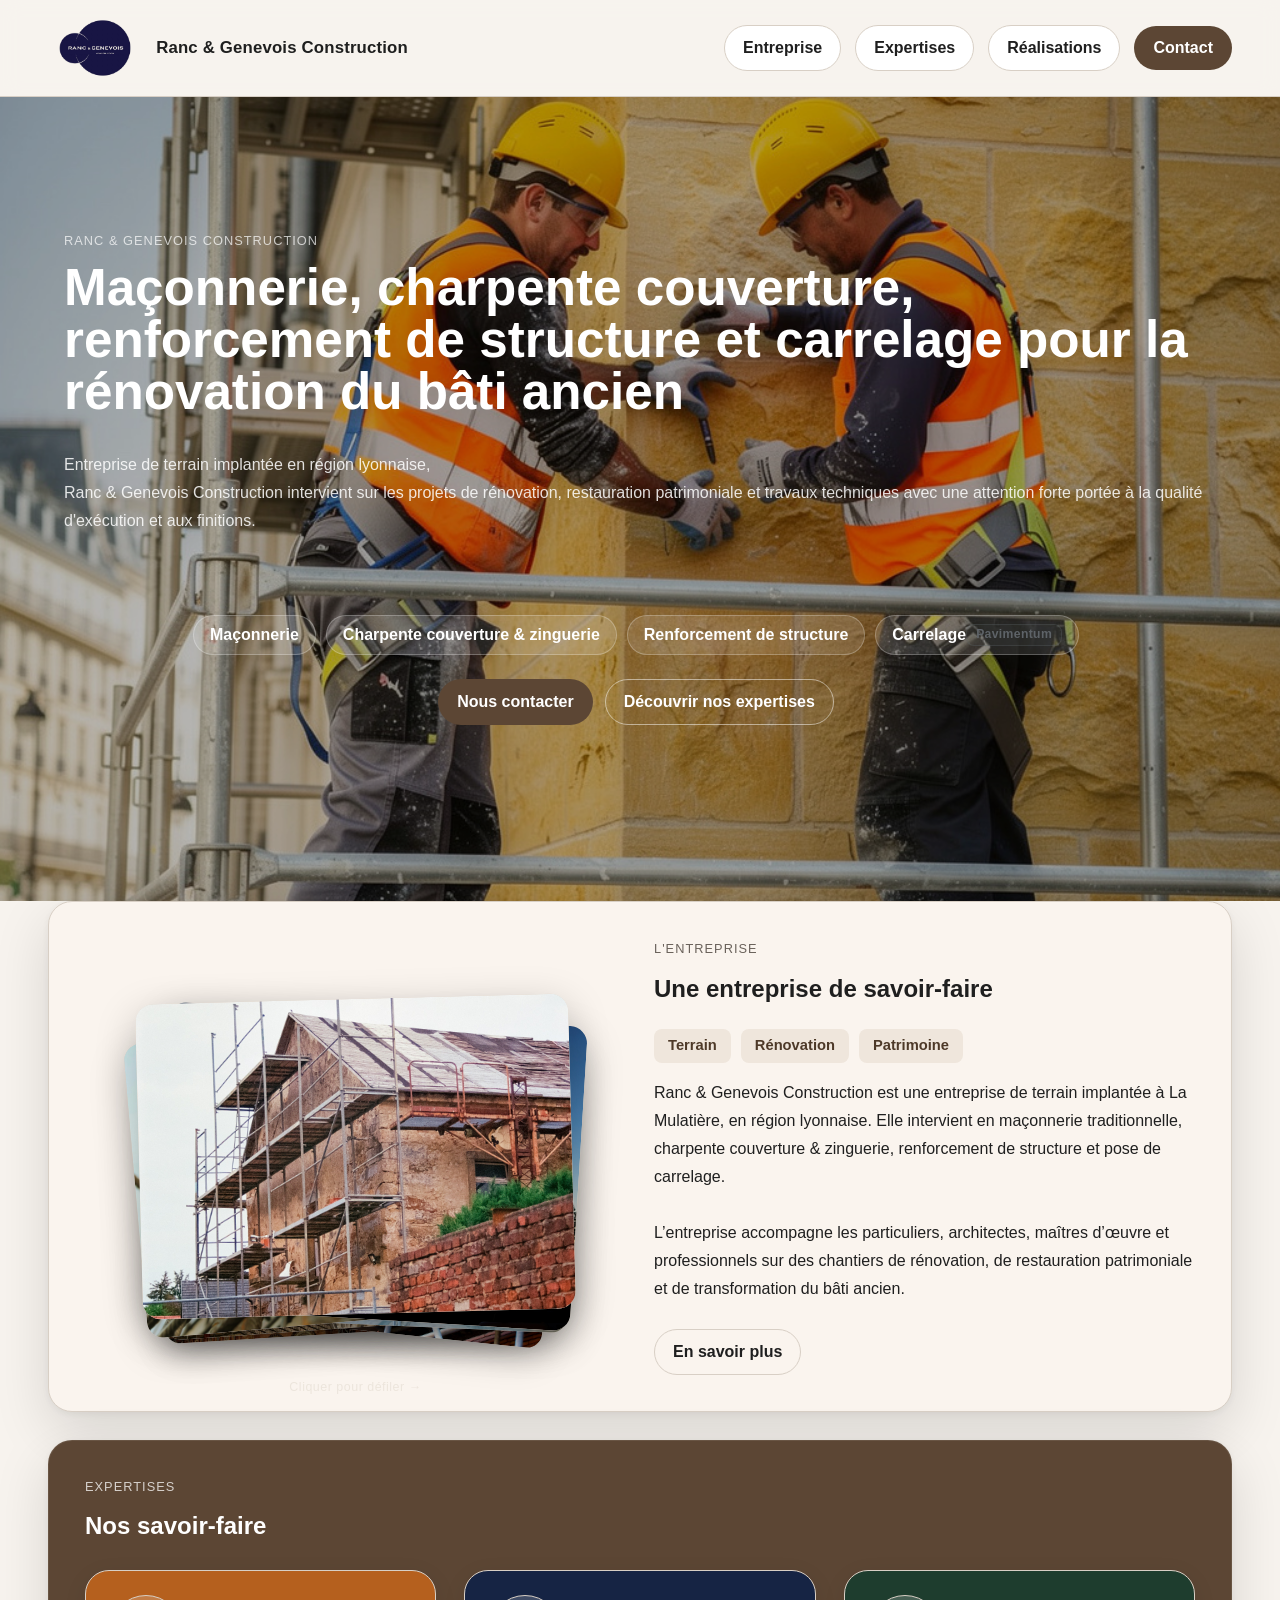
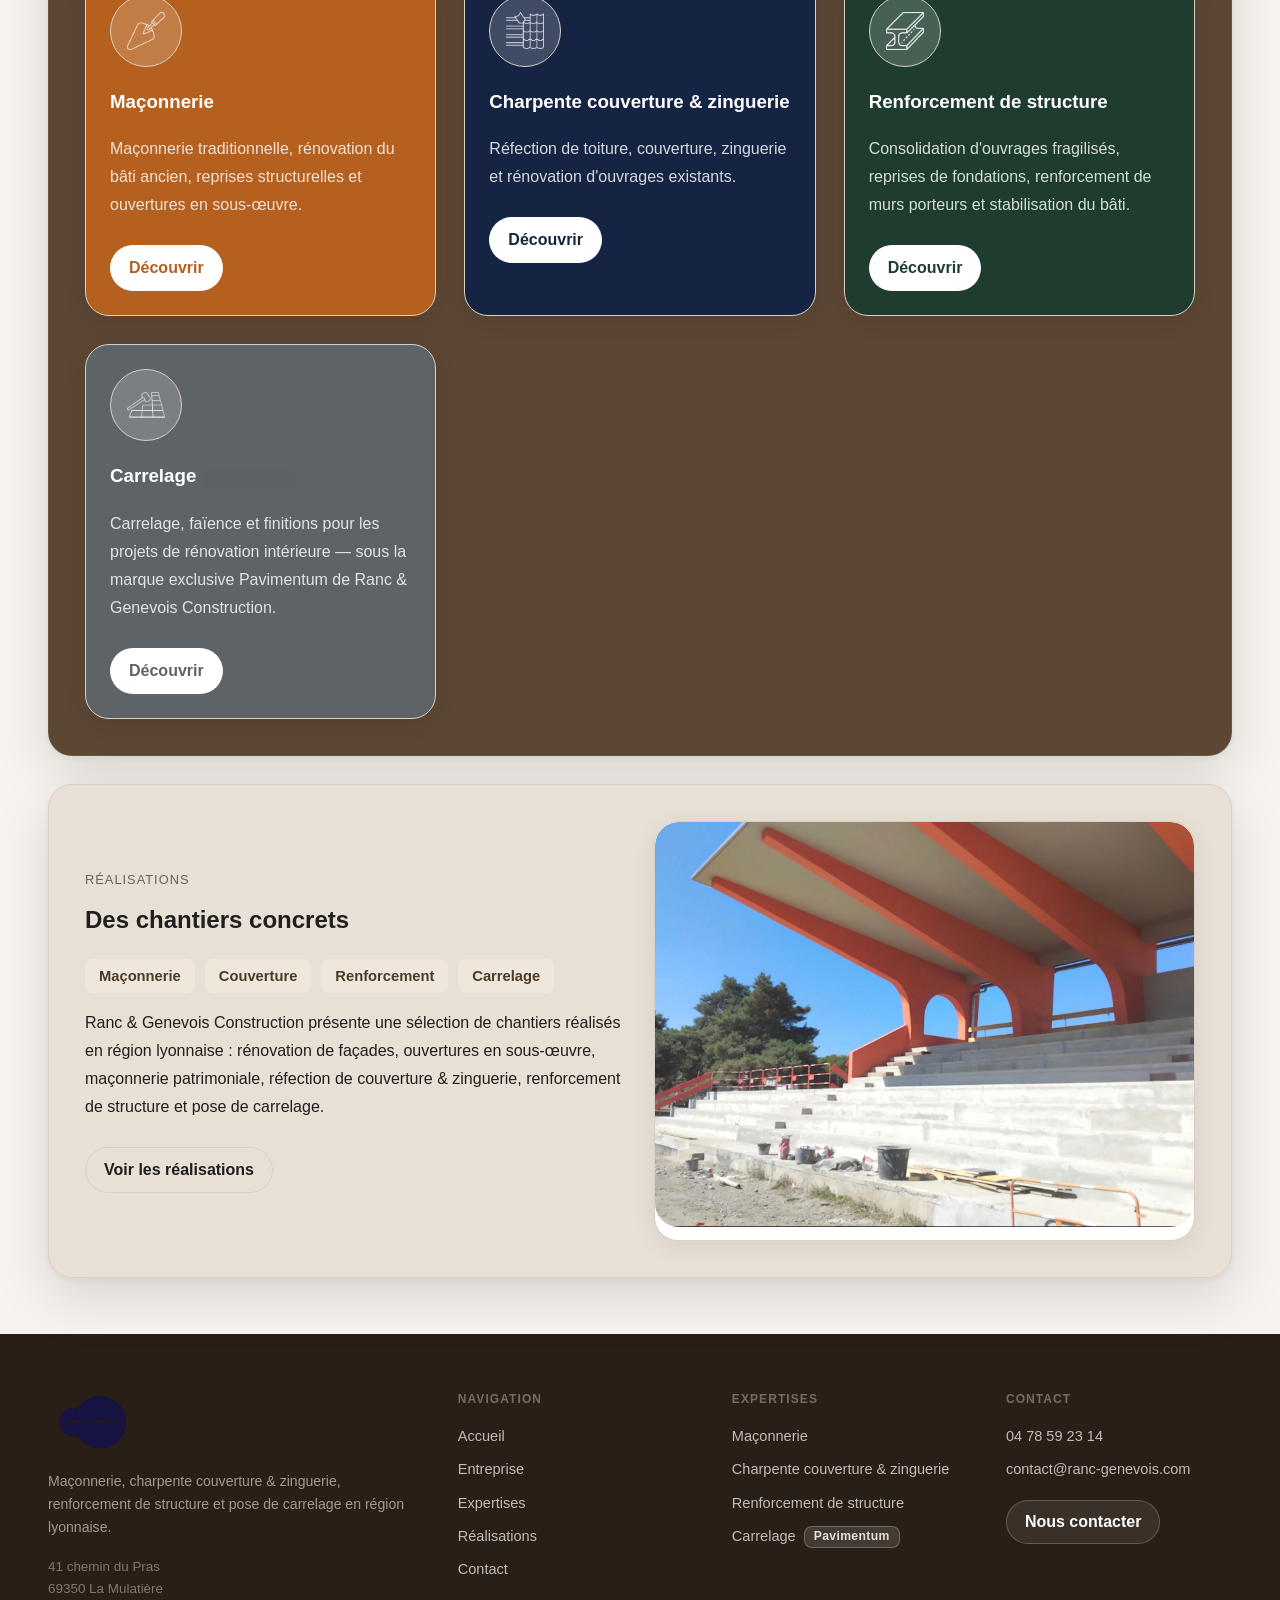
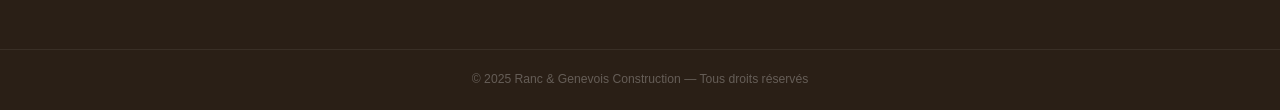
<file: index.html>
<!DOCTYPE html>
<html lang="fr">
  <head>
    <meta charset="UTF-8" />
    <meta name="viewport" content="width=device-width, initial-scale=1.0" />
    <title>Ranc & Genevois Construction</title>
    <meta
      name="description"
      content="Entreprise de maçonnerie, charpente couverture et carrelage en région lyonnaise."
    />
    <link rel="stylesheet" href="style.css" />
  </head>
  <body>
    <header class="site-header">
      <div class="container header-inner">
        <a href="index.html" class="logo">
          <img src="images/logo.png" alt="Logo Ranc & Genevois Construction" />
          <span class="logo-fallback">Ranc &amp; Genevois Construction</span>
        </a>

        <button class="menu-toggle" aria-label="Ouvrir le menu">☰</button>

        <nav class="main-nav">
          <a href="entreprise.html" class="nav-pill">Entreprise</a>

          <div class="nav-dropdown">
            <a href="expertises.html" class="nav-pill">Expertises</a>
            <div class="dropdown-menu">
              <a href="maconnerie.html">Maçonnerie</a>
              <a href="toiture.html">Charpente couverture &amp; zinguerie</a>
              <a href="renforcement.html">Renforcement de structure</a>
              <a href="carrelage.html">Carrelage <span class="dropdown-pavi-badge">Pavimentum</span></a>
            </div>
          </div>

          <a href="realisations.html" class="nav-pill">Réalisations</a>
          <a href="contact.html" class="btn btn-small">Contact</a>
        </nav>
      </div>
    </header>

    <main>
      <!-- HERO PLEINE LARGEUR -->
      <section class="hero-sticky">
        <div class="hero-panel hero-fullwidth">
          <img
            src="images/hero.jpg"
            alt="Chantier Ranc & Genevois Construction"
            class="hero-bg-image"
          />
          <div class="hero-overlay"></div>
          <div class="container hero-content-wrapper">
            <div class="hero-content">
              <p class="eyebrow">Ranc &amp; Genevois Construction</p>
              <h1>Maçonnerie, charpente couverture, renforcement de structure et carrelage pour la rénovation du bâti ancien</h1>
              <p class="hero-text">
                Entreprise de terrain implantée en région lyonnaise,<br>
                Ranc &amp; Genevois Construction intervient sur les projets de rénovation, restauration patrimoniale
                et travaux techniques avec une attention forte portée à la qualité d'exécution et aux finitions.
              </p>

              <div class="hero-tags">
                <a href="maconnerie.html" class="tag tag-maconnerie">Maçonnerie</a>
                <a href="toiture.html" class="tag tag-charpente">Charpente couverture &amp; zinguerie</a>
                <a href="renforcement.html" class="tag tag-renforcement">Renforcement de structure</a>
                <a href="carrelage.html" class="tag tag-pavi">Carrelage <span class="dropdown-pavi-badge">Pavimentum</span></a>
              </div>

              <div class="hero-actions">
                <a href="contact.html" class="btn">Nous contacter</a>
                <a href="expertises.html" class="btn btn-secondary">Découvrir nos expertises</a>
              </div>
            </div>
          </div>
        </div>
      </section>

      <!-- SECTIONS QUI DÉFILENT PAR-DESSUS -->
      <section class="stack-section first-stack">
        <div class="container">
          <div class="stack-card split-grid raised-card">
            <div class="photo-stack" id="photoStack">
              <div class="photo-stack-card" data-index="8">
                <img src="images/entreprise/stack-8.jpg" alt="Chantier Ranc &amp; Genevois Construction" />
              </div>
              <div class="photo-stack-card" data-index="7">
                <img src="images/entreprise/stack-7.jpg" alt="Chantier Ranc &amp; Genevois Construction" />
              </div>
              <div class="photo-stack-card" data-index="6">
                <img src="images/entreprise/stack-6.jpg" alt="Chantier Ranc &amp; Genevois Construction" />
              </div>
              <div class="photo-stack-card" data-index="5">
                <img src="images/entreprise/stack-5.jpg" alt="Chantier Ranc &amp; Genevois Construction" />
              </div>
              <div class="photo-stack-card" data-index="4">
                <img src="images/entreprise/stack-4.jpg" alt="Chantier Ranc &amp; Genevois Construction" />
              </div>
              <div class="photo-stack-card" data-index="2">
                <img src="images/entreprise/stack-2.jpg" alt="Équipe Ranc &amp; Genevois Construction" />
              </div>
              <div class="photo-stack-card" data-index="1">
                <img src="images/entreprise/stack-1.jpg" alt="Réalisation Ranc &amp; Genevois Construction" />
              </div>
              <div class="photo-stack-hint">Cliquer pour défiler →</div>
            </div>

            <div class="text-block">
              <p class="eyebrow">L'entreprise</p>
              <h2>Une entreprise de savoir-faire</h2>

              <div class="mini-tags">
                <span class="mini-tag">Terrain</span>
                <span class="mini-tag">Rénovation</span>
                <span class="mini-tag">Patrimoine</span>
              </div>

              <p>
                Ranc &amp; Genevois Construction est une entreprise de terrain implantée
                à La Mulatière, en région lyonnaise. Elle intervient en maçonnerie
                traditionnelle, charpente couverture &amp; zinguerie, renforcement
                de structure et pose de carrelage.
                <br><br>
                L’entreprise accompagne les particuliers, architectes, maîtres
                d’œuvre et professionnels sur des chantiers de rénovation,
                de restauration patrimoniale et de transformation du bâti ancien.
              </p>

              <a href="entreprise.html" class="btn btn-secondary section-btn">En savoir plus</a>
            </div>
          </div>
        </div>
      </section>

      <section class="stack-section">
        <div class="container">
          <div class="stack-card brown-card">
            <div class="section-heading">
              <p class="eyebrow light">Expertises</p>
              <h2>Nos savoir-faire</h2>
            </div>

            <div class="cards-grid">
              <article class="card expertise-card expertise-card-maconnerie">
                <div class="icon-circle">
                  <img src="images/icons/maconnerie.png" alt="Icône maçonnerie" class="icon-image" />
                </div>
                <h3>Maçonnerie</h3>
                <p>
                  Maçonnerie traditionnelle, rénovation du bâti ancien, reprises
                  structurelles et ouvertures en sous-œuvre.
                </p>
                <a href="maconnerie.html" class="btn btn-secondary section-btn">Découvrir</a>
              </article>

              <article class="card expertise-card expertise-card-charpente">
                <div class="icon-circle">
                  <img src="images/icons/toiture.png" alt="Icône charpente couverture" class="icon-image" />
                </div>
                <h3>Charpente couverture &amp; zinguerie</h3>
                <p>
                  Réfection de toiture, couverture, zinguerie et rénovation
                  d'ouvrages existants.
                </p>
                <a href="toiture.html" class="btn btn-secondary section-btn">Découvrir</a>
              </article>

              <article class="card expertise-card expertise-card-renforcement">
                <div class="icon-circle">
                  <img src="images/icons/renforcement.png" alt="Icône renforcement de structure" class="icon-image" />
                </div>
                <h3>Renforcement de structure</h3>
                <p>
                  Consolidation d'ouvrages fragilisés, reprises de fondations,
                  renforcement de murs porteurs et stabilisation du bâti.
                </p>
                <a href="renforcement.html" class="btn btn-secondary section-btn">Découvrir</a>
              </article>

              <article class="card expertise-card expertise-card-pavi">
                <div class="icon-circle">
                  <img src="images/icons/carrelage.png" alt="Icône carrelage Pavimentum" class="icon-image" />
                </div>
                <h3>Carrelage <span class="dropdown-pavi-badge">Pavimentum</span></h3>
                <p>
                  Carrelage, faïence et finitions pour les projets de rénovation
                  intérieure — sous la marque exclusive Pavimentum de Ranc &amp; Genevois Construction.
                </p>
                <a href="carrelage.html" class="btn btn-secondary section-btn">Découvrir</a>
              </article>
            </div>
          </div>
        </div>
      </section>

      <section class="stack-section last-stack">
        <div class="container">
          <div class="stack-card split-grid reverse-mobile">
            <div class="text-block">
              <p class="eyebrow">Réalisations</p>
              <h2>Des chantiers concrets</h2>

              <div class="mini-tags">
                <span class="mini-tag">Maçonnerie</span>
                <span class="mini-tag">Couverture</span>
                <span class="mini-tag">Renforcement</span>
                <span class="mini-tag">Carrelage</span>
              </div>

              <p>
                Ranc &amp; Genevois Construction présente une sélection de chantiers
                réalisés en région lyonnaise : rénovation de façades, ouvertures
                en sous-œuvre, maçonnerie patrimoniale, réfection de couverture
                &amp; zinguerie, renforcement de structure et pose de carrelage.
              </p>

              <a href="realisations.html" class="btn btn-secondary section-btn">Voir les réalisations</a>
            </div>

            <div class="card media-card">
              <img src="images/realisations/home-realisation.jpg" alt="Chantier Ranc & Genevois Construction" style="width:100%;height:100%;object-fit:cover;border-radius:var(--radius);" />
            </div>
          </div>
        </div>
      </section>
    </main>

        <footer class="site-footer">
      <div class="container footer-grid">

        <div class="footer-col footer-col-brand">
          <a href="index.html" class="footer-logo-link">
            <img src="images/logo.png" alt="Logo Ranc &amp; Genevois Construction" class="footer-logo-img" />
          </a>
          <p class="footer-tagline">Maçonnerie, charpente couverture &amp; zinguerie, renforcement de structure et pose de carrelage en région lyonnaise.</p>
          <address class="footer-address">
            41 chemin du Pras<br>
            69350 La Mulatière
          </address>
        </div>

        <div class="footer-col">
          <h4 class="footer-heading">Navigation</h4>
          <ul class="footer-links">
            <li><a href="index.html">Accueil</a></li>
            <li><a href="entreprise.html">Entreprise</a></li>
            <li><a href="expertises.html">Expertises</a></li>
            <li><a href="realisations.html">Réalisations</a></li>
            <li><a href="contact.html">Contact</a></li>
          </ul>
        </div>

        <div class="footer-col">
          <h4 class="footer-heading">Expertises</h4>
          <ul class="footer-links">
            <li><a href="maconnerie.html">Maçonnerie</a></li>
            <li><a href="toiture.html">Charpente couverture &amp; zinguerie</a></li>
            <li><a href="renforcement.html">Renforcement de structure</a></li>
            <li><a href="carrelage.html">Carrelage <span class="dropdown-pavi-badge">Pavimentum</span></a></li>
          </ul>
        </div>

        <div class="footer-col">
          <h4 class="footer-heading">Contact</h4>
          <a href="tel:+33478592314" class="footer-contact-item">04 78 59 23 14</a>
          <a href="mailto:contact@ranc-genevois.com" class="footer-contact-item">contact@ranc-genevois.com</a>
          <a href="contact.html" class="btn btn-small footer-cta">Nous contacter</a>
        </div>

      </div>

      <div class="footer-bottom">
        <div class="container footer-bottom-inner">
          <p>&copy; 2025 Ranc &amp; Genevois Construction — Tous droits réservés</p>
        </div>
      </div>
    </footer>

    <script src="script.js"></script>
  </body>
</html>
</file>
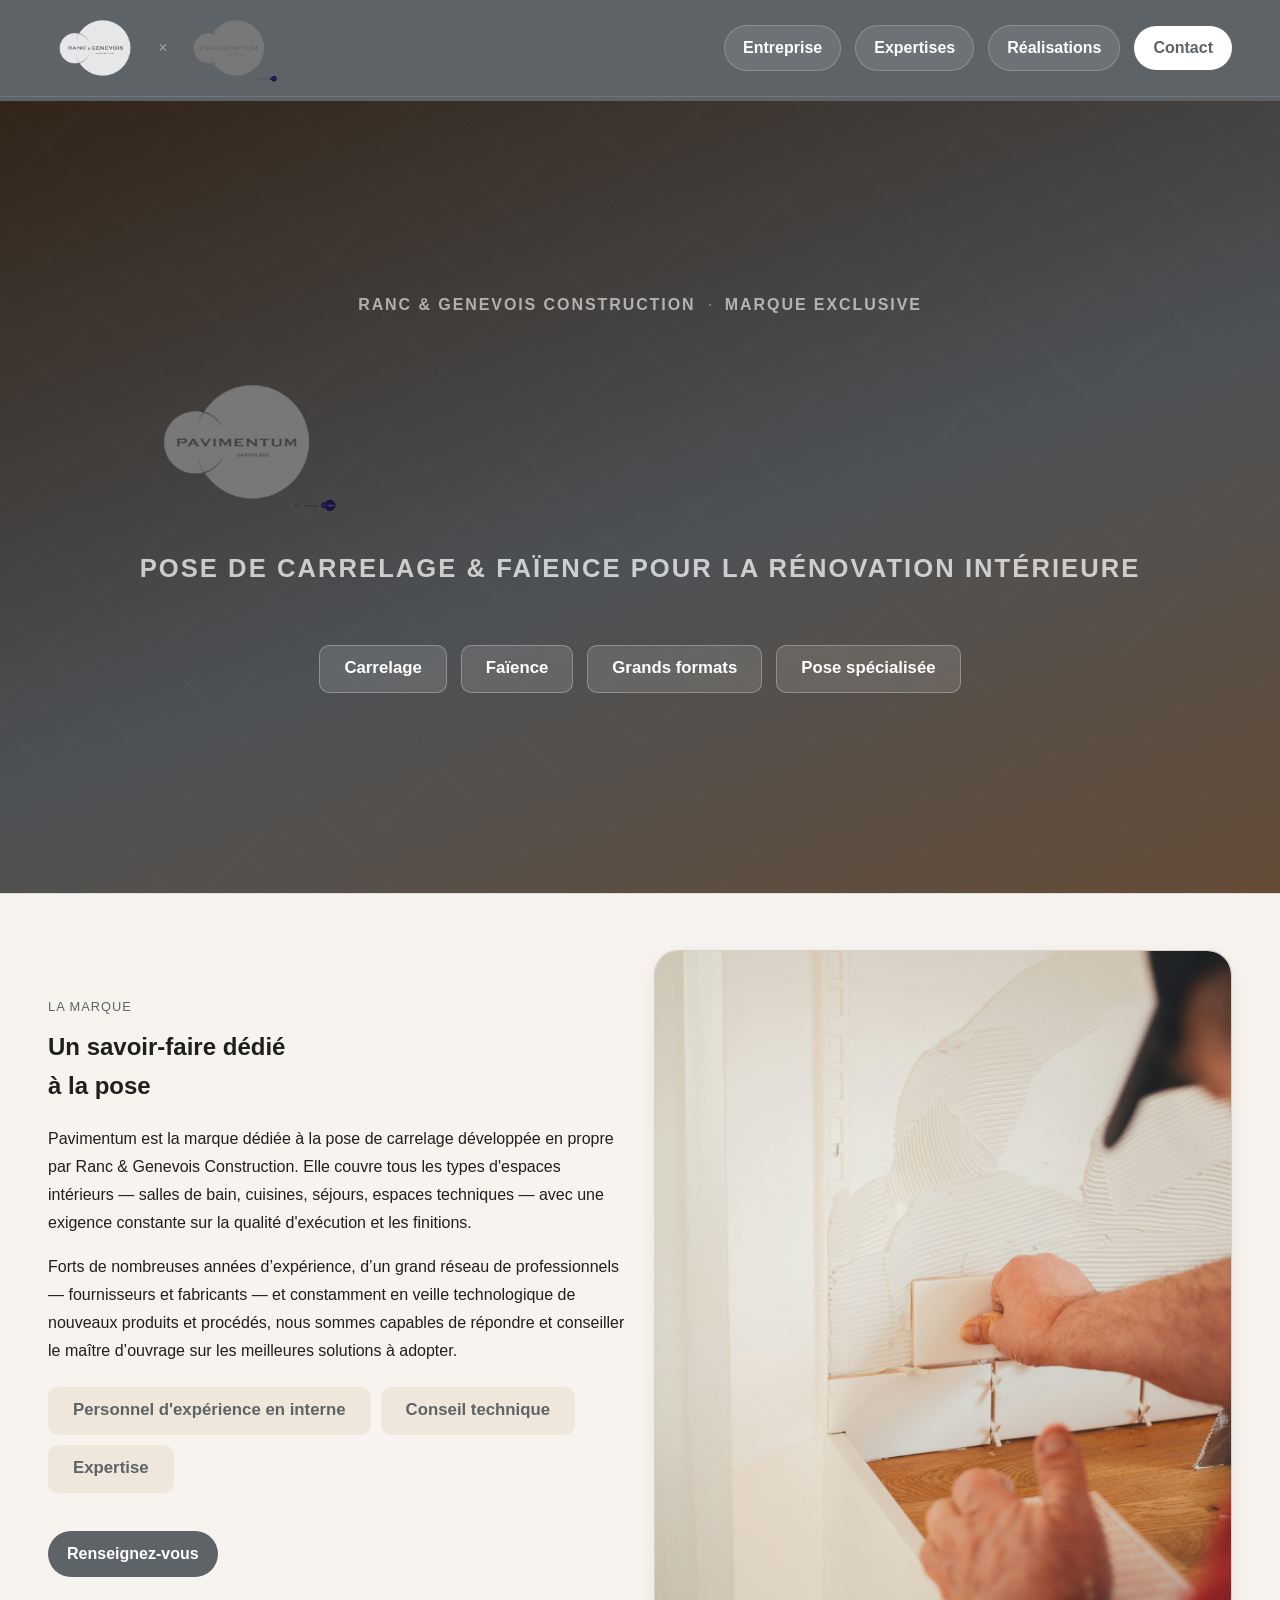
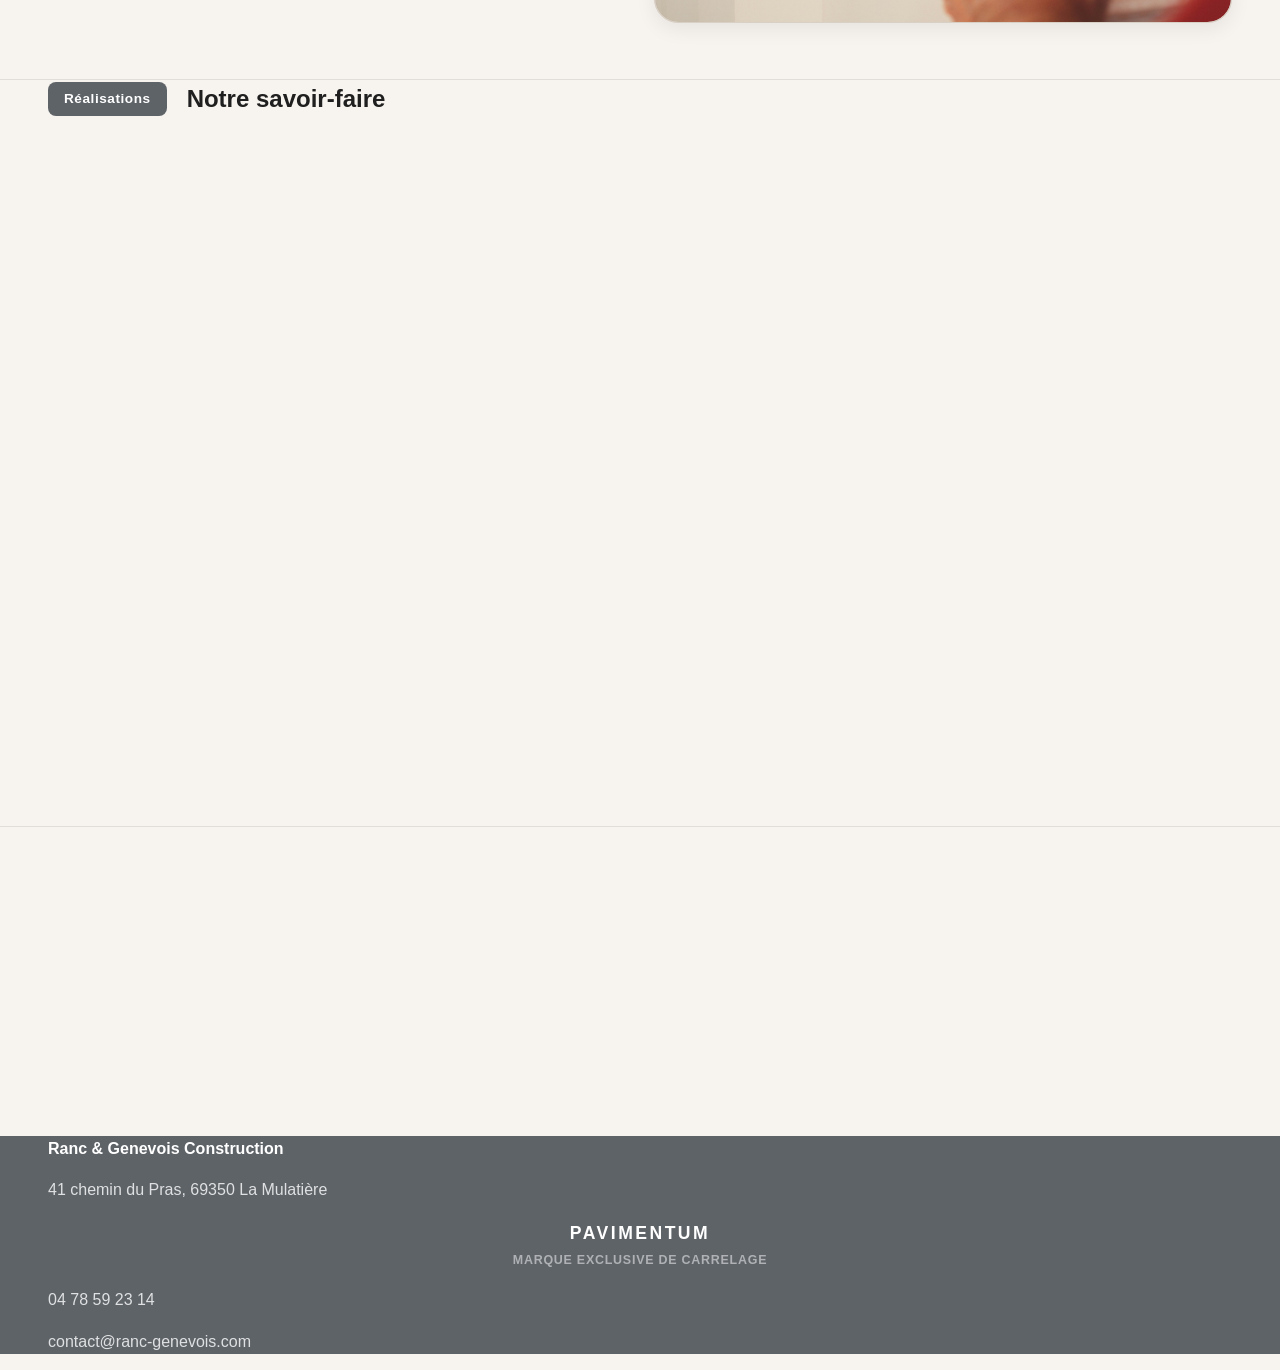
<file: carrelage.html>
<!DOCTYPE html>
<html lang="fr">
  <head>
    <meta charset="UTF-8" />
    <meta name="viewport" content="width=device-width, initial-scale=1.0" />
    <title>Carrelage — Pavimentum | Ranc & Genevois Construction</title>
    <link rel="stylesheet" href="style.css" />
  </head>
  <body class="pavi-page">

    <!-- HEADER SPÉCIAL PAVIMENTUM -->
    <header class="site-header pavi-site-header">
      <div class="container header-inner">

        <!-- CO-BRANDING logo : R&G × PAVIMENTUM -->
        <a href="index.html" class="logo pavi-cobranding">
          <img
            src="images/logo.png"
            alt="Ranc & Genevois Construction"
            class="rg-logo-small"
          />
          <span class="pavi-header-sep">×</span>
          <span class="pavi-header-brand">
            <img
              src="images/pavimentum-logo.png"
              alt="Carrelage Pavimentum"
              class="pavi-header-logo-img"
              onerror="this.style.display='none'; this.nextElementSibling.style.display='block';"
            />
            <span class="pavi-header-wordmark" style="display:none;">PAVIMENTUM</span>
          </span>
        </a>

        <button class="menu-toggle pavi-toggle" aria-label="Ouvrir le menu">☰</button>

        <nav class="main-nav">
          <a href="entreprise.html" class="nav-pill pavi-nav-pill">Entreprise</a>

          <div class="nav-dropdown">
            <a href="expertises.html" class="nav-pill pavi-nav-pill">Expertises</a>
            <div class="dropdown-menu pavi-dropdown">
              <a href="maconnerie.html">Maçonnerie</a>
              <a href="toiture.html">Charpente couverture &amp; zinguerie</a>
              <a href="renforcement.html">Renforcement de structure</a>
              <a href="carrelage.html" class="pavi-active-link">
                Carrelage
                <span class="pavi-nav-badge">Pavimentum</span>
              </a>
            </div>
          </div>

          <a href="realisations.html" class="nav-pill pavi-nav-pill">Réalisations</a>
          <a href="contact.html" class="btn pavi-btn-header btn-small">Contact</a>
        </nav>
      </div>
    </header>

    <main class="page">

      <!-- HERO PAVIMENTUM PLEINE LARGEUR -->
      <section class="pavi-hero">
        <div class="pavi-hero-bg"></div>
        <div class="pavi-hero-overlay"></div>
        <div class="container pavi-hero-inner">

          <div class="pavi-hero-top">
            <span class="pavi-hero-origin">Ranc &amp; Genevois Construction</span>
            <span class="pavi-hero-sep-dot">·</span>
            <span class="pavi-hero-origin">Marque exclusive</span>
          </div>

          <div class="pavi-hero-center">
            <!-- Logo Pavimentum grand format -->
            <img
              src="images/pavimentum-logo.png"
              alt="Carrelage Pavimentum"
              class="pavi-hero-logo"
              onerror="this.style.display='none'; this.nextElementSibling.style.display='block';"
            />
            <h1 class="pavi-hero-wordmark" style="display:none;">PAVIMENTUM</h1>

            <p class="pavi-hero-claim">
              Pose de carrelage &amp; faïence pour la rénovation intérieure
            </p>
          </div>

          <div class="pavi-hero-bottom">
            <span class="pavi-tag">Carrelage</span>
            <span class="pavi-tag">Faïence</span>
            <span class="pavi-tag">Grands formats</span>
            <span class="pavi-tag">Pose spécialisée</span>
          </div>

        </div>
      </section>

      <!-- PRÉSENTATION PAVIMENTUM -->
      <section class="section">
        <div class="container split-grid">
          <div class="text-block reveal">
            <p class="eyebrow">La marque</p>
            <h2>Un savoir-faire dédié<br>à la pose</h2>
            <p>
              Pavimentum est la marque dédiée à la pose de carrelage développée en propre
              par Ranc &amp; Genevois Construction. Elle couvre tous les types d'espaces intérieurs
              — salles de bain, cuisines, séjours, espaces techniques — avec une exigence
              constante sur la qualité d'exécution et les finitions.
            </p>
            <p>
              Forts de nombreuses années d’expérience, d’un grand réseau de professionnels — fournisseurs et fabricants — et constamment en veille technologique de nouveaux produits et procédés, nous sommes capables de répondre et conseiller le maître d’ouvrage sur les meilleures solutions à adopter.
            </p>
            <div class="pavi-tags">
              <span class="pavi-tag pavi-tag-dark">Personnel d'expérience en interne</span>
              <span class="pavi-tag pavi-tag-dark">Conseil technique</span>
              <span class="pavi-tag pavi-tag-dark">Expertise</span>
            </div>
            <a href="contact.html" class="btn section-btn">Renseignez-vous</a>
          </div>

          <div class="media-card pavi-media-card reveal">
            <img src="images/pavimentum/pavi-ambiance.jpg" alt="Réalisation Pavimentum carrelage" style="width:100%;height:100%;object-fit:cover;border-radius:var(--radius);" />
          </div>
        </div>
      </section>

      <!-- AVANT / APRÈS + TECHNIQUE DE POSE -->
      <section class="section" style="padding-top: 0;">
        <div class="container">
          <div class="pavi-section-label">
            <span class="pavi-section-badge">Réalisations</span>
            <h2 class="pavi-section-title">Notre savoir-faire</h2>
          </div>
        </div>
        <div class="container split-grid expertise-layout">
          <div class="before-after-slider portrait-slider reveal" data-before-after>
            <div class="before-after-label before-label">Avant</div>
            <div class="before-after-label after-label">Après</div>

            <img
              src="images/expertises/carrelage-avant.jpg"
              alt="Carrelage avant travaux"
              class="before-after-image base-image"
            />

            <div class="after-image-wrapper" style="width: 50%;">
              <img
                src="images/expertises/carrelage-apres.jpg"
                alt="Carrelage après travaux"
                class="before-after-image overlay-image"
              />
            </div>

            <div class="before-after-divider" style="left: 50%;">
              <div class="before-after-handle"></div>
            </div>

            <input
              type="range"
              min="0"
              max="100"
              value="50"
              class="before-after-range"
              aria-label="Comparer avant et après"
            />
          </div>

          <div class="text-block reveal">
            <h2>Finitions intérieures</h2>

            <div class="mini-tags">
              <span class="mini-tag">Faïence</span>
              <span class="mini-tag">Pose</span>
              <span class="mini-tag">Rénovation</span>
            </div>

            <p>
              Nos équipes interviennent sur tous types d'espaces — salles de bain,
              douches, cuisines, séjours et espaces techniques. Chaque chantier est
              précédé d'une étude du support et d'un choix raisonné des matériaux
              selon les contraintes d'usage, d'humidité et d'esthétique.
            </p>

            <p>
              La maîtrise des techniques de pose — grands formats, joint fin,
              chevrons, pose décalée — permet d'obtenir un résultat soigné
              et durable, quel que soit le style recherché.
            </p>

            <a href="realisations.html" class="btn btn-secondary section-btn">Voir les réalisations</a>
          </div>
        </div>
      </section>

      <!-- AUTRES EXPERTISES -->
      <section class="section">
        <div class="container">
          <div class="content-card">
            <p class="eyebrow">Autres expertises</p>
            <h2>Découvrir aussi</h2>
            <div class="quick-links">
              <a href="maconnerie.html" class="nav-pill nav-pill-maconnerie">Maçonnerie</a>
              <a href="toiture.html" class="nav-pill nav-pill-charpente">Charpente couverture &amp; zinguerie</a>
              <a href="renforcement.html" class="nav-pill nav-pill-renforcement">Renforcement de structure</a>
            </div>
          </div>
        </div>
      </section>

    </main>

    <!-- FOOTER PAVIMENTUM -->
    <footer class="site-footer pavi-footer">
      <div class="container footer-inner">
        <div>
          <strong>Ranc &amp; Genevois Construction</strong>
          <p>41 chemin du Pras, 69350 La Mulatière</p>
        </div>
        <div class="pavi-footer-brand">
          <span class="pavi-footer-name">PAVIMENTUM</span>
          <span class="pavi-footer-sub">Marque exclusive de carrelage</span>
        </div>
        <div>
          <p>04 78 59 23 14</p>
          <p>contact@ranc-genevois.com</p>
        </div>
      </div>
    </footer>

    <script src="script.js"></script>
  </body>
</html>
</file>
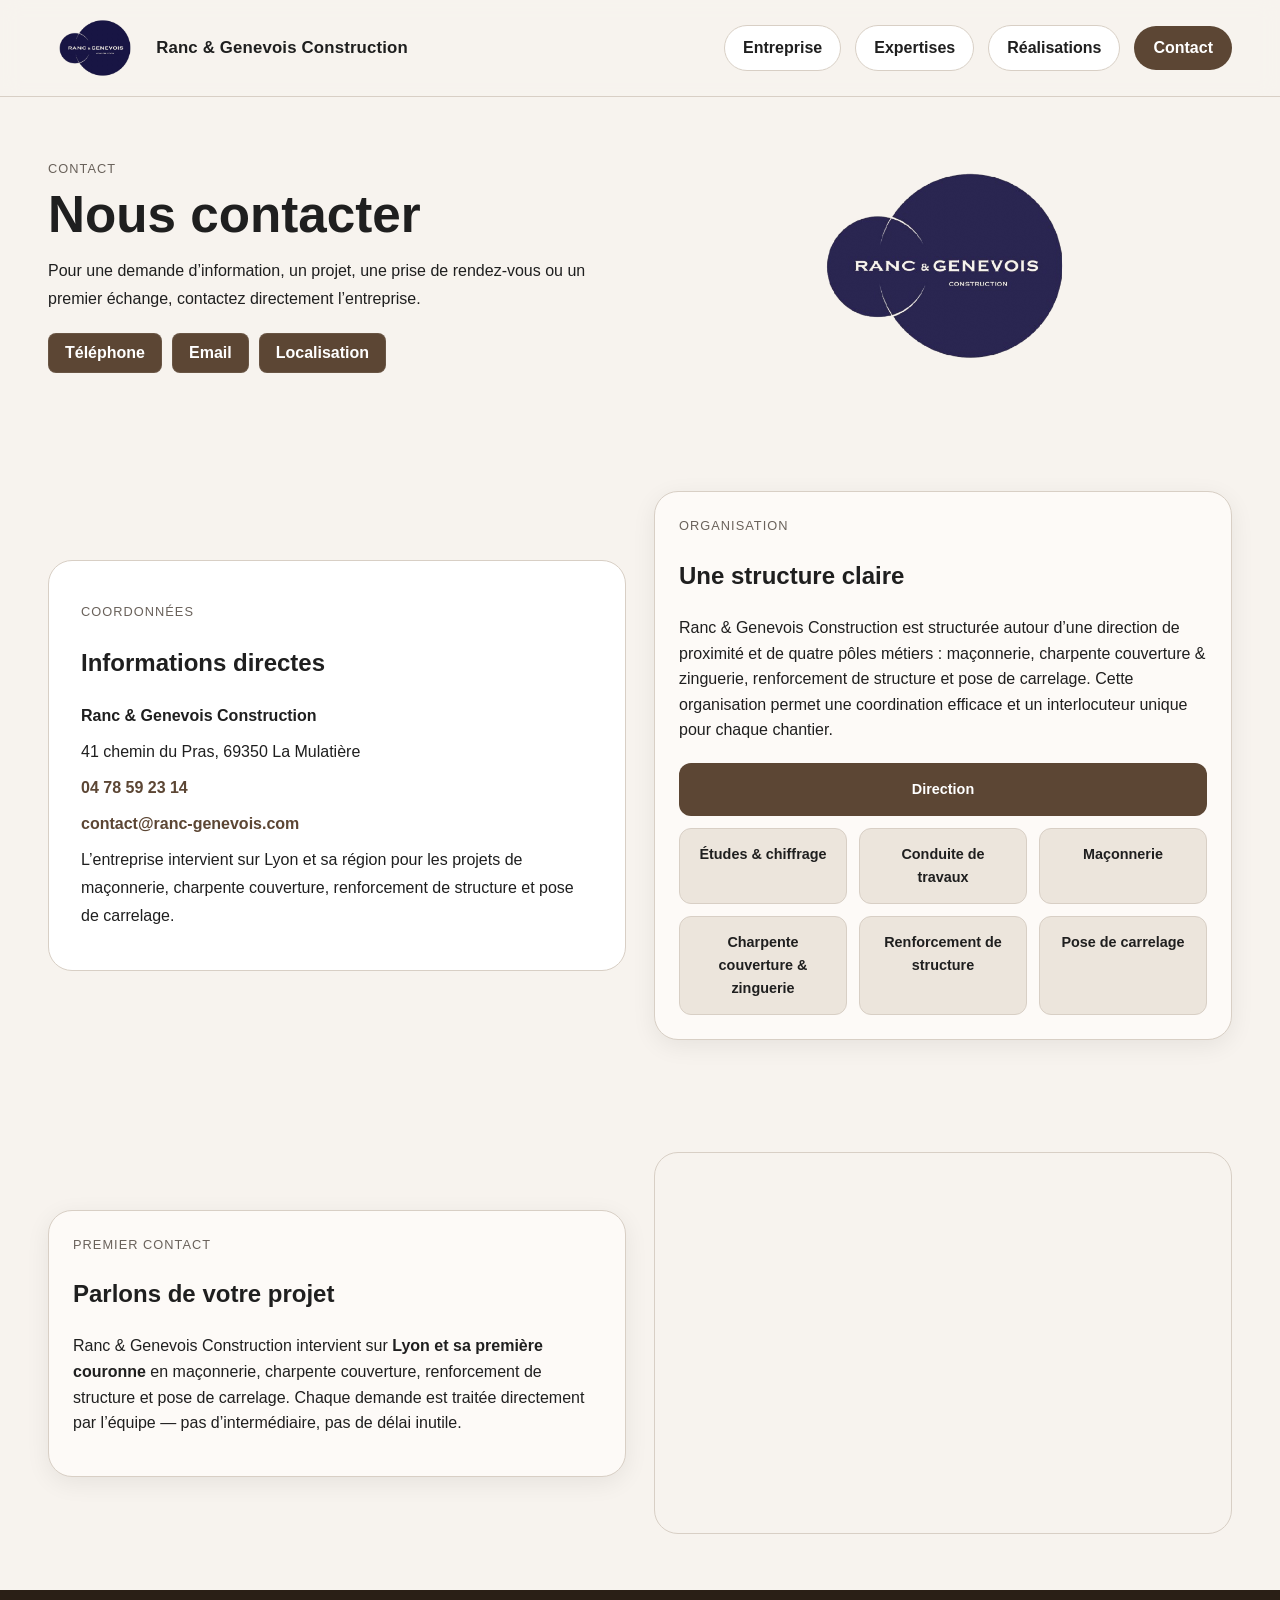
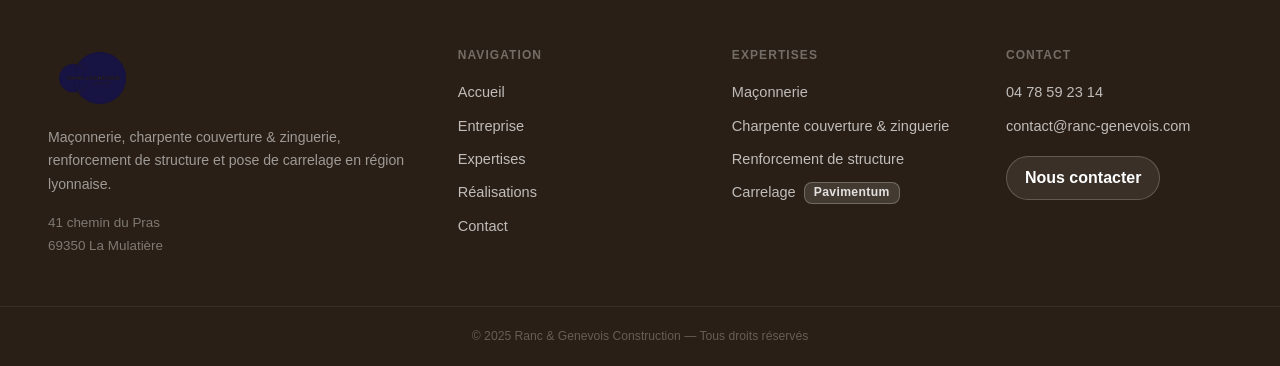
<file: contact.html>
<!DOCTYPE html>
<html lang="fr">
  <head>
    <meta charset="UTF-8" />
    <meta name="viewport" content="width=device-width, initial-scale=1.0" />
    <title>Contact | Ranc & Genevois Construction</title>
    <link rel="stylesheet" href="style.css" />
  </head>
  <body>
    <header class="site-header">
      <div class="container header-inner">
        <a href="index.html" class="logo">
          <img src="images/logo.png" alt="Logo Ranc & Genevois Construction" />
          <span class="logo-fallback">Ranc &amp; Genevois Construction</span>
        </a>

        <button class="menu-toggle" aria-label="Ouvrir le menu">☰</button>

        <nav class="main-nav">
          <a href="entreprise.html" class="nav-pill">Entreprise</a>

          <div class="nav-dropdown">
            <a href="expertises.html" class="nav-pill">Expertises</a>
            <div class="dropdown-menu">
              <a href="maconnerie.html">Maçonnerie</a>
              <a href="toiture.html">Charpente couverture &amp; zinguerie</a>
              <a href="renforcement.html">Renforcement de structure</a>
              <a href="carrelage.html">Carrelage <span class="dropdown-pavi-badge">Pavimentum</span></a>
            </div>
          </div>

          <a href="realisations.html" class="nav-pill">Réalisations</a>
          <a href="contact.html" class="btn btn-small">Contact</a>
        </nav>
      </div>
    </header>

    <main class="page">
      <section class="page-hero">
        <div class="container" style="display:grid; grid-template-columns:1fr 1fr; gap:48px; align-items:center;">
          <div>
            <p class="eyebrow">Contact</p>
            <h1>Nous contacter</h1>
            <p class="lead">
              Pour une demande d’information, un projet, une prise de rendez-vous
              ou un premier échange, contactez directement l’entreprise.
            </p>
            <div class="hero-tags">
              <span class="tag">Téléphone</span>
              <span class="tag">Email</span>
              <span class="tag">Localisation</span>
            </div>
          </div>
          <div style="display:flex; justify-content:center; align-items:center;">
            <img
              src="images/logo.png"
              alt="Logo Ranc &amp; Genevois Construction"
              style="width: min(320px, 100%); height: auto; opacity: 0.92;"
            />
          </div>
        </div>
      </section>

      <section class="section">
        <div class="container split-grid">
          <div class="contact-card">
            <p class="eyebrow">Coordonnées</p>
            <h2>Informations directes</h2>
            <p><strong>Ranc &amp; Genevois Construction</strong></p>
            <p>41 chemin du Pras, 69350 La Mulatière</p>
            <p><a href="tel:0478592314">04 78 59 23 14</a></p>
            <p><a href="mailto:contact@ranc-genevois.com">contact@ranc-genevois.com</a></p>
            <p>
              L’entreprise intervient sur Lyon et sa région pour les projets
              de maçonnerie, charpente couverture, renforcement de structure et pose de carrelage.
            </p>
          </div>

          <div class="content-card">
            <p class="eyebrow">Organisation</p>
            <h2>Une structure claire</h2>

            <p>
              Ranc &amp; Genevois Construction est structurée autour d’une direction
              de proximité et de quatre pôles métiers : maçonnerie, charpente
              couverture &amp; zinguerie, renforcement de structure et pose de
              carrelage. Cette organisation permet une coordination efficace
              et un interlocuteur unique pour chaque chantier.
            </p>

            <div class="org-grid">
              <div class="org-box org-main">Direction</div>
              <div class="org-box">Études &amp; chiffrage</div>
              <div class="org-box">Conduite de travaux</div>
              <div class="org-box">Maçonnerie</div>
              <div class="org-box">Charpente couverture &amp; zinguerie</div>
              <div class="org-box">Renforcement de structure</div>
              <div class="org-box">Pose de carrelage</div>
            </div>
          </div>
        </div>
      </section>

      <section class="section">
        <div class="container split-grid">
          <div class="content-card">
            <p class="eyebrow">Premier contact</p>
            <h2>Parlons de votre projet</h2>
            <p>
              Ranc &amp; Genevois Construction intervient sur <strong>Lyon et sa première
              couronne</strong> en maçonnerie, charpente couverture, renforcement
              de structure et pose de carrelage. Chaque demande est traitée
              directement par l’équipe — pas d’intermédiaire, pas de délai inutile.
            </p>
          </div>

          <div class="map-card">
            <iframe
              title="Carte Google Maps - Ranc & Genevois Construction"
              src="https://www.google.com/maps?q=41%20chemin%20du%20Pras%2C%2069350%20La%20Mulati%C3%A8re&z=15&output=embed"
              loading="lazy"
              referrerpolicy="no-referrer-when-downgrade"
            ></iframe>
          </div>
        </div>
      </section>
    </main>

        <footer class="site-footer">
      <div class="container footer-grid">

        <div class="footer-col footer-col-brand">
          <a href="index.html" class="footer-logo-link">
            <img src="images/logo.png" alt="Logo Ranc &amp; Genevois Construction" class="footer-logo-img" />
          </a>
          <p class="footer-tagline">Maçonnerie, charpente couverture &amp; zinguerie, renforcement de structure et pose de carrelage en région lyonnaise.</p>
          <address class="footer-address">
            41 chemin du Pras<br>
            69350 La Mulatière
          </address>
        </div>

        <div class="footer-col">
          <h4 class="footer-heading">Navigation</h4>
          <ul class="footer-links">
            <li><a href="index.html">Accueil</a></li>
            <li><a href="entreprise.html">Entreprise</a></li>
            <li><a href="expertises.html">Expertises</a></li>
            <li><a href="realisations.html">Réalisations</a></li>
            <li><a href="contact.html">Contact</a></li>
          </ul>
        </div>

        <div class="footer-col">
          <h4 class="footer-heading">Expertises</h4>
          <ul class="footer-links">
            <li><a href="maconnerie.html">Maçonnerie</a></li>
            <li><a href="toiture.html">Charpente couverture &amp; zinguerie</a></li>
            <li><a href="renforcement.html">Renforcement de structure</a></li>
            <li><a href="carrelage.html">Carrelage <span class="dropdown-pavi-badge">Pavimentum</span></a></li>
          </ul>
        </div>

        <div class="footer-col">
          <h4 class="footer-heading">Contact</h4>
          <a href="tel:+33478592314" class="footer-contact-item">04 78 59 23 14</a>
          <a href="mailto:contact@ranc-genevois.com" class="footer-contact-item">contact@ranc-genevois.com</a>
          <a href="contact.html" class="btn btn-small footer-cta">Nous contacter</a>
        </div>

      </div>

      <div class="footer-bottom">
        <div class="container footer-bottom-inner">
          <p>&copy; 2025 Ranc &amp; Genevois Construction — Tous droits réservés</p>
        </div>
      </div>
    </footer>

    <script src="script.js"></script>
  </body>
</html>
</file>
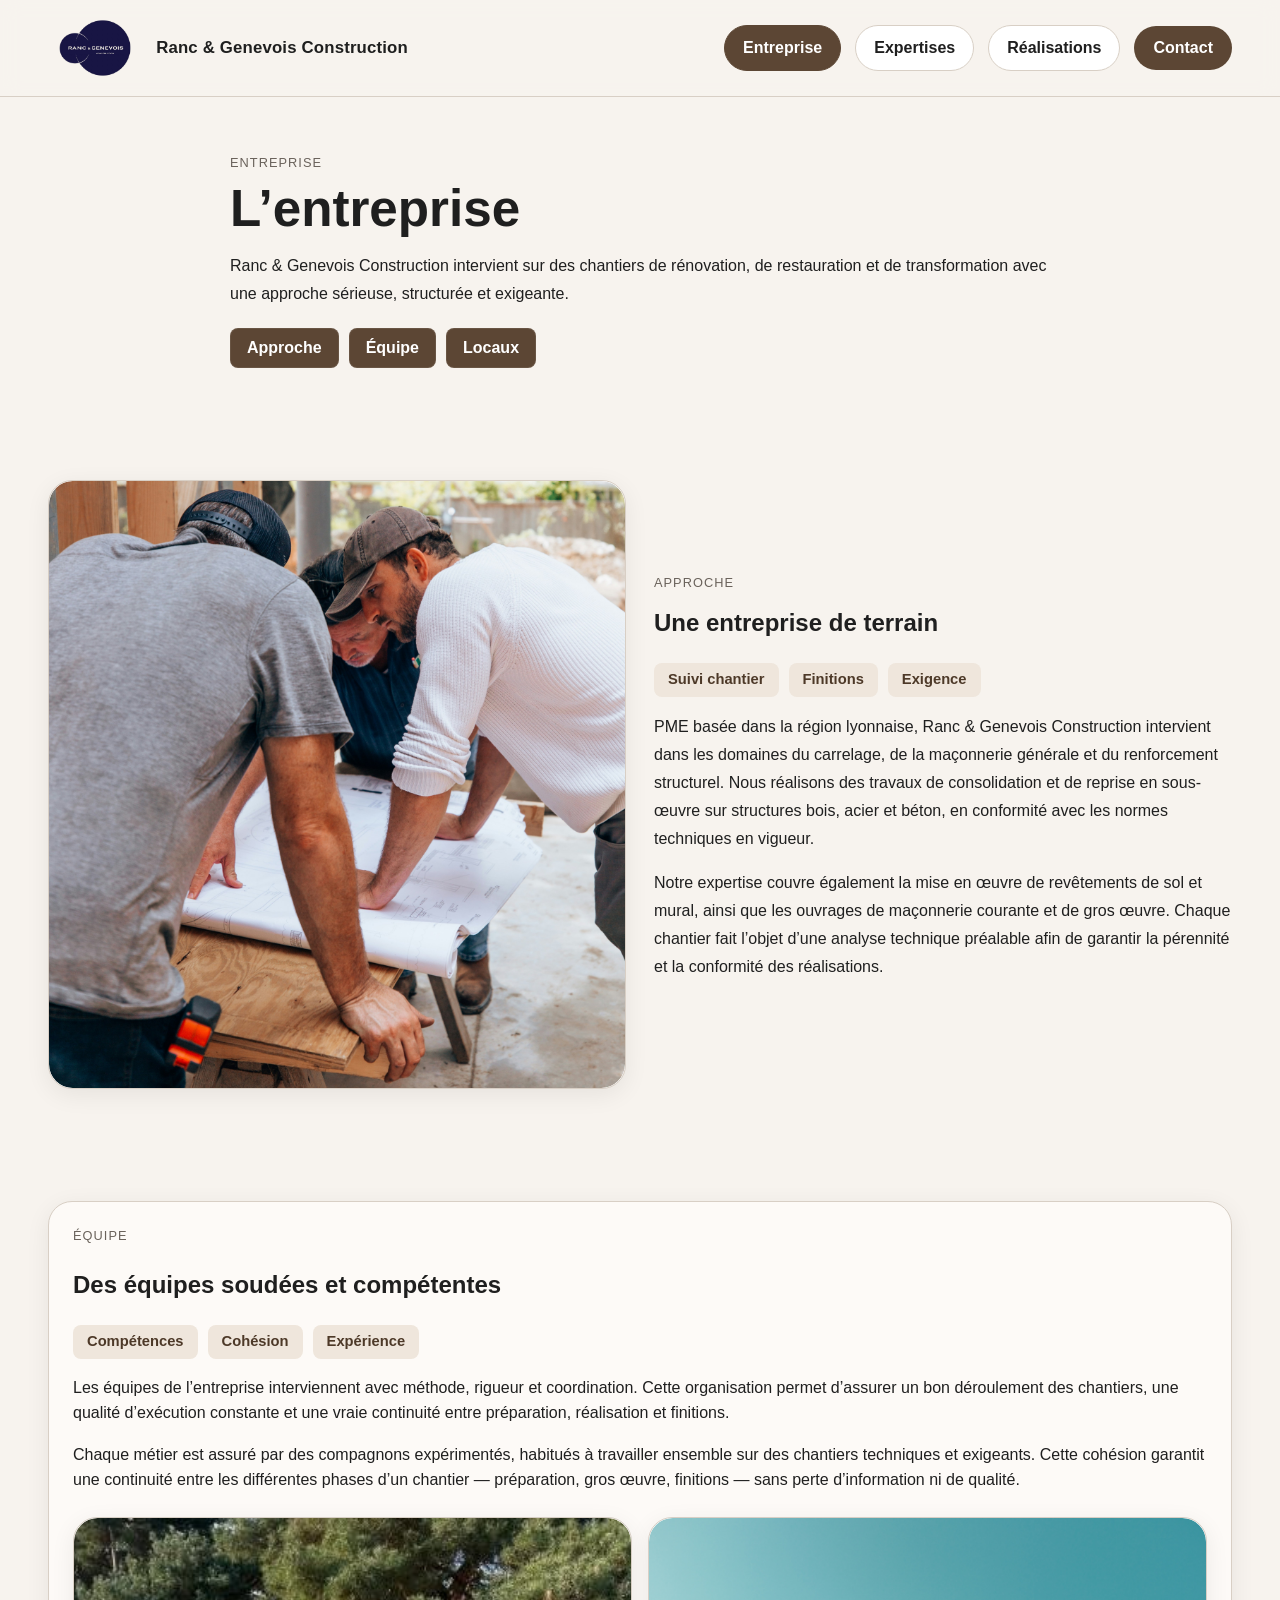
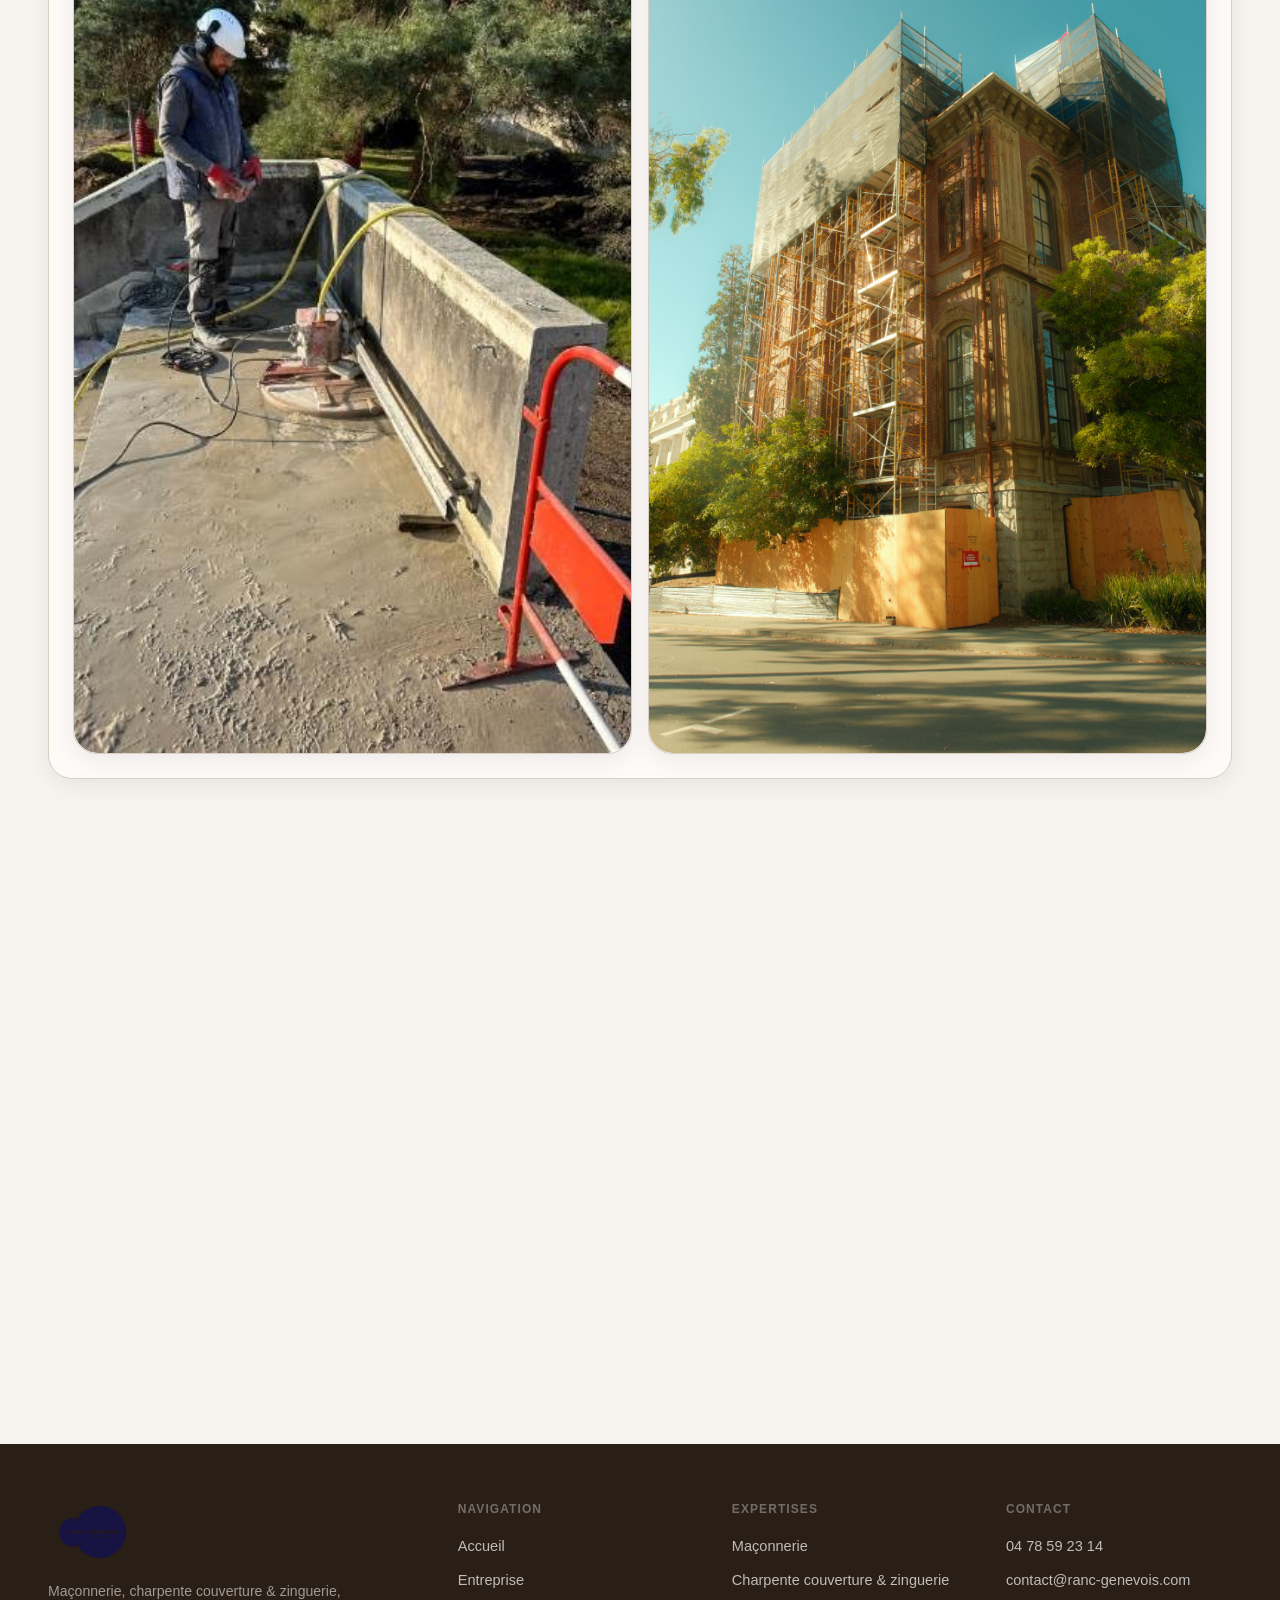
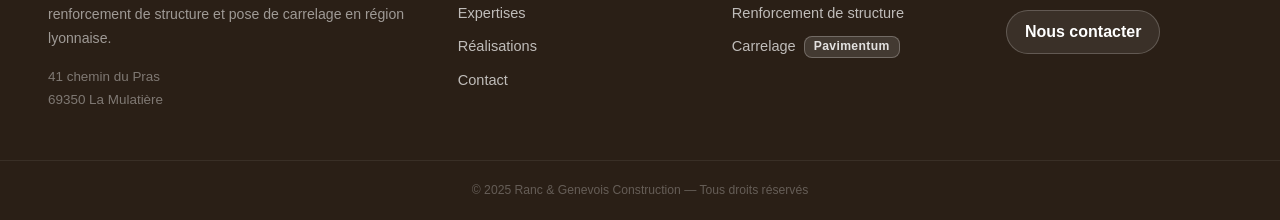
<file: entreprise.html>
<!DOCTYPE html>
<html lang="fr">
  <head>
    <meta charset="UTF-8" />
    <meta name="viewport" content="width=device-width, initial-scale=1.0" />
    <title>Entreprise | Ranc & Genevois Construction</title>
    <link rel="stylesheet" href="style.css" />
  </head>
  <body>
    <header class="site-header">
      <div class="container header-inner">
        <a href="index.html" class="logo">
          <img src="images/logo.png" alt="Logo Ranc & Genevois Construction" />
          <span class="logo-fallback">Ranc &amp; Genevois Construction</span>
        </a>

        <button class="menu-toggle" aria-label="Ouvrir le menu">☰</button>

        <nav class="main-nav">
          <a href="entreprise.html" class="nav-pill">Entreprise</a>

          <div class="nav-dropdown">
            <a href="expertises.html" class="nav-pill">Expertises</a>
            <div class="dropdown-menu">
              <a href="maconnerie.html">Maçonnerie</a>
              <a href="toiture.html">Charpente couverture &amp; zinguerie</a>
              <a href="renforcement.html">Renforcement de structure</a>
              <a href="carrelage.html">Carrelage <span class="dropdown-pavi-badge">Pavimentum</span></a>
            </div>
          </div>

          <a href="realisations.html" class="nav-pill">Réalisations</a>
          <a href="contact.html" class="btn btn-small">Contact</a>
        </nav>
      </div>
    </header>

    <main class="page">
      <section class="page-hero">
        <div class="container narrow">
          <p class="eyebrow">Entreprise</p>
          <h1>L’entreprise</h1>
          <p class="lead">
            Ranc &amp; Genevois Construction intervient sur des chantiers de
            rénovation, de restauration et de transformation avec une approche
            sérieuse, structurée et exigeante.
          </p>

          <div class="hero-tags">
            <span class="tag">Approche</span>
            <span class="tag">Équipe</span>
            <span class="tag">Locaux</span>
          </div>
        </div>
      </section>

      <section class="section">
        <div class="container split-grid">
          <div class="card media-card">
            <img src="images/entreprise/entreprise-terrain.jpg" alt="L'entreprise Ranc & Genevois Construction sur le terrain" style="width:100%;height:100%;object-fit:cover;border-radius:var(--radius);" />
          </div>

          <div class="text-block">
            <p class="eyebrow">Approche</p>
            <h2>Une entreprise de terrain</h2>

            <div class="mini-tags">
              <span class="mini-tag">Suivi chantier</span>
              <span class="mini-tag">Finitions</span>
              <span class="mini-tag">Exigence</span>
            </div>

            <p>
              PME basée dans la région lyonnaise, Ranc &amp; Genevois Construction intervient
              dans les domaines du carrelage, de la maçonnerie générale et du renforcement
              structurel. Nous réalisons des travaux de consolidation et de reprise en
              sous-œuvre sur structures bois, acier et béton, en conformité avec les normes
              techniques en vigueur.
            </p>

            <p>
              Notre expertise couvre également la mise en œuvre de revêtements de sol et
              mural, ainsi que les ouvrages de maçonnerie courante et de gros œuvre.
              Chaque chantier fait l’objet d’une analyse technique préalable afin de
              garantir la pérennité et la conformité des réalisations.
            </p>
          </div>
        </div>
      </section>

      <section class="section">
        <div class="container">
          <div class="content-card">
            <p class="eyebrow">Équipe</p>
            <h2>Des équipes soudées et compétentes</h2>

            <div class="mini-tags">
              <span class="mini-tag">Compétences</span>
              <span class="mini-tag">Cohésion</span>
              <span class="mini-tag">Expérience</span>
            </div>

            <p>
              Les équipes de l’entreprise interviennent avec méthode, rigueur et
              coordination. Cette organisation permet d’assurer un bon déroulement
              des chantiers, une qualité d’exécution constante et une vraie continuité
              entre préparation, réalisation et finitions.
            </p>

            <p>
              Chaque métier est assuré par des compagnons expérimentés, habitués
              à travailler ensemble sur des chantiers techniques et exigeants.
              Cette cohésion garantit une continuité entre les différentes phases
              d’un chantier — préparation, gros œuvre, finitions — sans perte
              d’information ni de qualité.
            </p>

            <div class="double-media">
              <div class="card media-card small-media">
                <img src="images/entreprise/equipe-1.jpg" alt="Équipe Ranc & Genevois Construction chantier" style="width:100%;height:100%;object-fit:cover;border-radius:var(--radius);" />
              </div>
              <div class="card media-card small-media">
                <img src="images/entreprise/equipe-2.jpg" alt="Équipe Ranc & Genevois Construction travaux" style="width:100%;height:100%;object-fit:cover;border-radius:var(--radius);" />
              </div>
            </div>
          </div>
        </div>
      </section>

      <section class="section">
        <div class="container split-grid">
          <div class="text-block">
            <p class="eyebrow">Locaux</p>
            <h2>Nos locaux</h2>

            <div class="mini-tags">
              <span class="mini-tag">La Mulatière</span>
              <span class="mini-tag">Région lyonnaise</span>
            </div>

            <p>
              Ranc &amp; Genevois Construction est implantée au 41 chemin du Pras,
              à La Mulatière — commune limitrophe de Lyon, située en rive gauche
              du Rhône, à deux pas de la confluence. Cette localisation centrale
              permet d'intervenir rapidement sur l'ensemble de l'agglomération lyonnaise.
            </p>

            <p>
              Le domaine d'intervention couvre principalement <strong>Lyon et sa
              première couronne</strong> : Caluire-et-Cuire, Villeurbanne, Bron,
              Vénissieux, Saint-Fons, Oullins, Saint-Genis-Laval, Tassin-la-Demi-Lune,
              Écully, Francheville, Sainte-Foy-lès-Lyon et les communes voisines.
            </p>

            <p>
              Cette proximité géographique renforce la réactivité sur les chantiers,
              facilite le suivi de chantier et garantit une relation de confiance
              dans la durée avec les clients.
            </p>
          </div>

          <div class="map-card">
            <iframe
              title="Carte Google Maps - Ranc & Genevois Construction"
              src="https://www.google.com/maps?q=41%20chemin%20du%20Pras%2C%2069350%20La%20Mulati%C3%A8re&z=15&output=embed"
              loading="lazy"
              referrerpolicy="no-referrer-when-downgrade"
            ></iframe>
          </div>
        </div>
      </section>
    </main>

        <footer class="site-footer">
      <div class="container footer-grid">

        <div class="footer-col footer-col-brand">
          <a href="index.html" class="footer-logo-link">
            <img src="images/logo.png" alt="Logo Ranc &amp; Genevois Construction" class="footer-logo-img" />
          </a>
          <p class="footer-tagline">Maçonnerie, charpente couverture &amp; zinguerie, renforcement de structure et pose de carrelage en région lyonnaise.</p>
          <address class="footer-address">
            41 chemin du Pras<br>
            69350 La Mulatière
          </address>
        </div>

        <div class="footer-col">
          <h4 class="footer-heading">Navigation</h4>
          <ul class="footer-links">
            <li><a href="index.html">Accueil</a></li>
            <li><a href="entreprise.html">Entreprise</a></li>
            <li><a href="expertises.html">Expertises</a></li>
            <li><a href="realisations.html">Réalisations</a></li>
            <li><a href="contact.html">Contact</a></li>
          </ul>
        </div>

        <div class="footer-col">
          <h4 class="footer-heading">Expertises</h4>
          <ul class="footer-links">
            <li><a href="maconnerie.html">Maçonnerie</a></li>
            <li><a href="toiture.html">Charpente couverture &amp; zinguerie</a></li>
            <li><a href="renforcement.html">Renforcement de structure</a></li>
            <li><a href="carrelage.html">Carrelage <span class="dropdown-pavi-badge">Pavimentum</span></a></li>
          </ul>
        </div>

        <div class="footer-col">
          <h4 class="footer-heading">Contact</h4>
          <a href="tel:+33478592314" class="footer-contact-item">04 78 59 23 14</a>
          <a href="mailto:contact@ranc-genevois.com" class="footer-contact-item">contact@ranc-genevois.com</a>
          <a href="contact.html" class="btn btn-small footer-cta">Nous contacter</a>
        </div>

      </div>

      <div class="footer-bottom">
        <div class="container footer-bottom-inner">
          <p>&copy; 2025 Ranc &amp; Genevois Construction — Tous droits réservés</p>
        </div>
      </div>
    </footer>

    <script src="script.js"></script>
  </body>
</html>
</file>
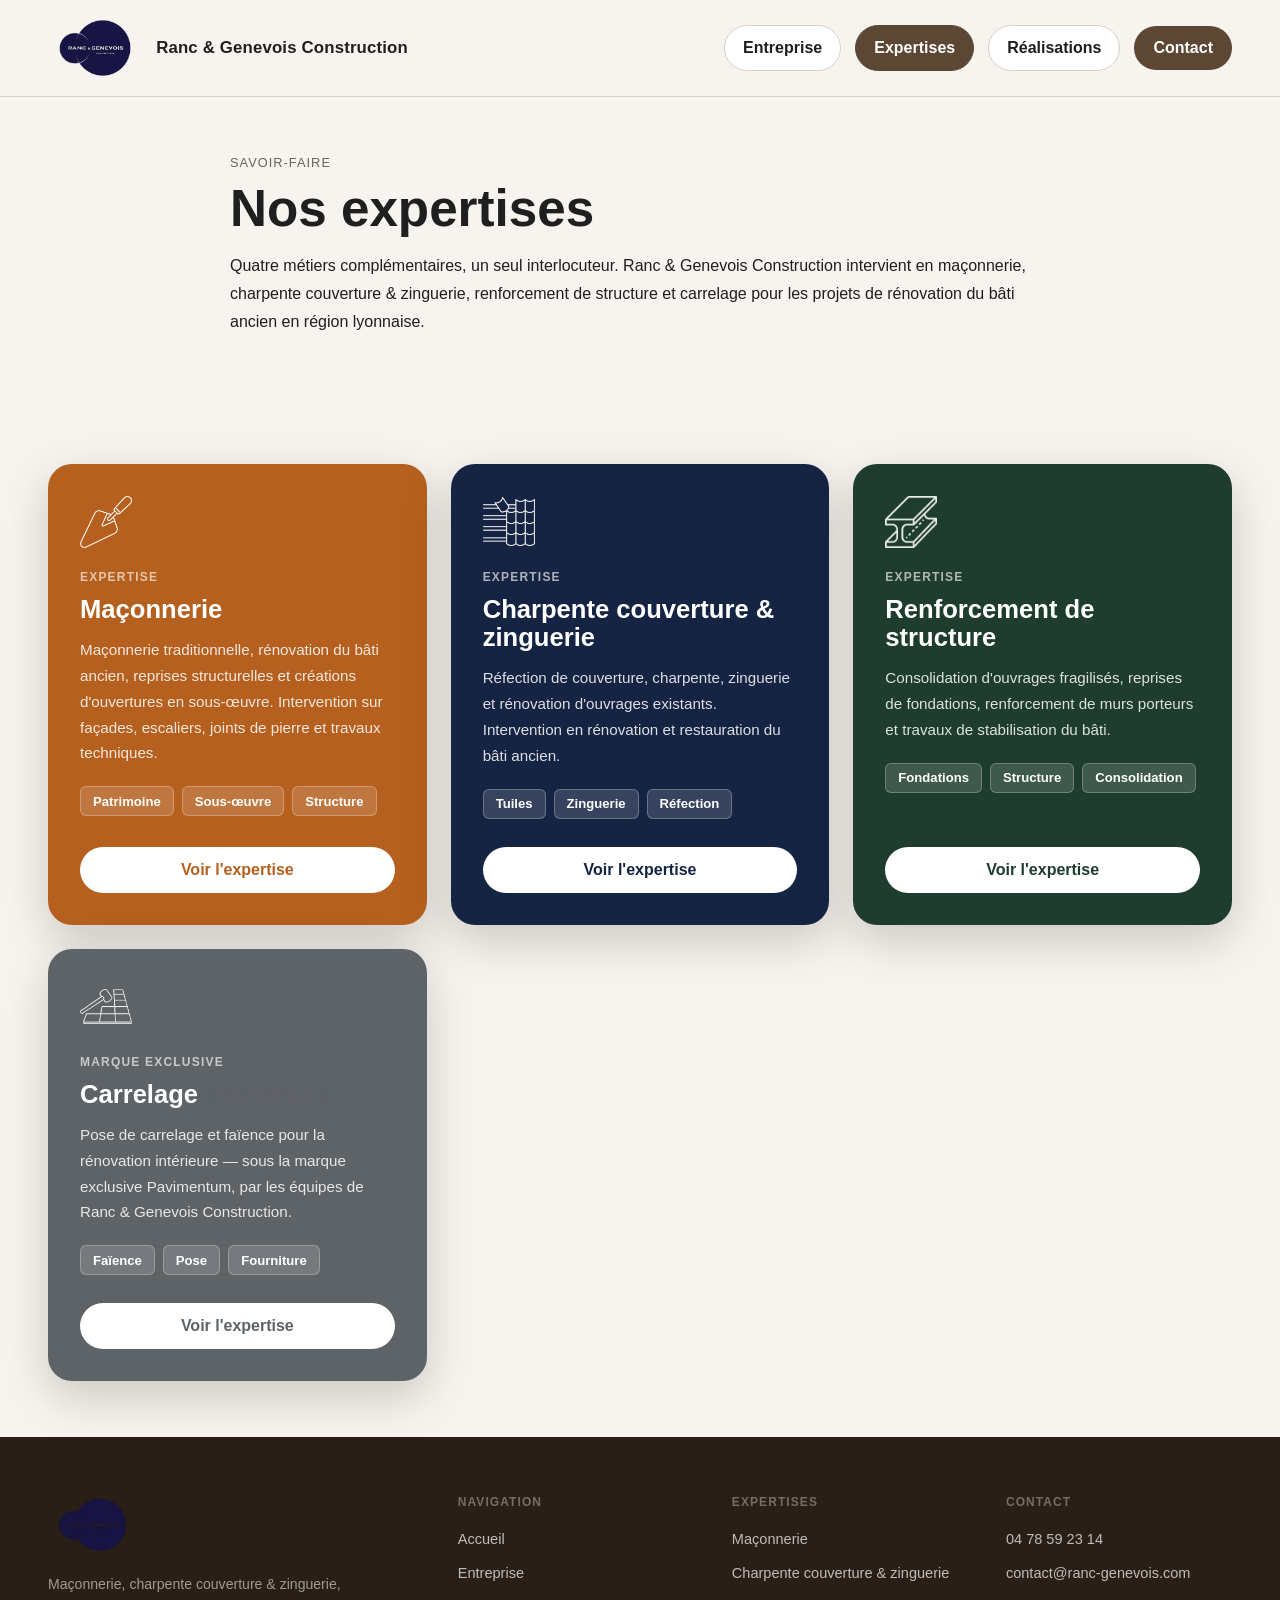
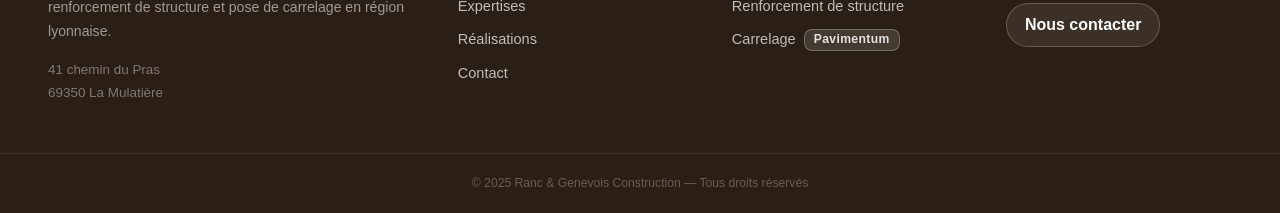
<file: expertises.html>
<!DOCTYPE html>
<html lang="fr">
  <head>
    <meta charset="UTF-8" />
    <meta name="viewport" content="width=device-width, initial-scale=1.0" />
    <title>Expertises | Ranc & Genevois Construction</title>
    <link rel="stylesheet" href="style.css" />
  </head>
  <body>
    <header class="site-header">
      <div class="container header-inner">
        <a href="index.html" class="logo">
          <img src="images/logo.png" alt="Logo Ranc & Genevois Construction" />
          <span class="logo-fallback">Ranc &amp; Genevois Construction</span>
        </a>
        <button class="menu-toggle" aria-label="Ouvrir le menu">☰</button>
        <nav class="main-nav">
          <a href="entreprise.html" class="nav-pill">Entreprise</a>
          <div class="nav-dropdown">
            <a href="expertises.html" class="nav-pill">Expertises</a>
            <div class="dropdown-menu">
              <a href="maconnerie.html">Maçonnerie</a>
              <a href="toiture.html">Charpente couverture &amp; zinguerie</a>
              <a href="renforcement.html">Renforcement de structure</a>
              <a href="carrelage.html">Carrelage <span class="dropdown-pavi-badge">Pavimentum</span></a>
            </div>
          </div>
          <a href="realisations.html" class="nav-pill">Réalisations</a>
          <a href="contact.html" class="btn btn-small">Contact</a>
        </nav>
      </div>
    </header>

    <main class="page">
      <section class="page-hero">
        <div class="container narrow">
          <p class="eyebrow">Savoir-faire</p>
          <h1>Nos expertises</h1>
          <p class="lead">
            Quatre métiers complémentaires, un seul interlocuteur.
            Ranc &amp; Genevois Construction intervient en maçonnerie,
            charpente couverture &amp; zinguerie, renforcement de structure
            et carrelage pour les projets de rénovation du bâti ancien en région lyonnaise.
          </p>
        </div>
      </section>

      <section class="section">
        <div class="container expertise-cards-grid">

          <article class="expertise-featured-card expertise-card-maconnerie">
            <div class="efc-icon">
              <img src="images/icons/maconnerie.png" alt="Maçonnerie" class="icon-image" />
            </div>
            <div class="efc-body">
              <p class="efc-eyebrow">Expertise</p>
              <h2 class="efc-title">Maçonnerie</h2>
              <p class="efc-text">Maçonnerie traditionnelle, rénovation du bâti ancien, reprises structurelles et créations d'ouvertures en sous-œuvre. Intervention sur façades, escaliers, joints de pierre et travaux techniques.</p>
              <div class="efc-tags">
                <span class="efc-tag">Patrimoine</span>
                <span class="efc-tag">Sous-œuvre</span>
                <span class="efc-tag">Structure</span>
              </div>
            </div>
            <div class="efc-footer">
              <a href="maconnerie.html" class="btn efc-btn">Voir l'expertise</a>
            </div>
          </article>

          <article class="expertise-featured-card expertise-card-charpente">
            <div class="efc-icon">
              <img src="images/icons/toiture.png" alt="Charpente couverture" class="icon-image" />
            </div>
            <div class="efc-body">
              <p class="efc-eyebrow">Expertise</p>
              <h2 class="efc-title">Charpente couverture &amp; zinguerie</h2>
              <p class="efc-text">Réfection de couverture, charpente, zinguerie et rénovation d'ouvrages existants. Intervention en rénovation et restauration du bâti ancien.</p>
              <div class="efc-tags">
                <span class="efc-tag">Tuiles</span>
                <span class="efc-tag">Zinguerie</span>
                <span class="efc-tag">Réfection</span>
              </div>
            </div>
            <div class="efc-footer">
              <a href="toiture.html" class="btn efc-btn">Voir l'expertise</a>
            </div>
          </article>

          <article class="expertise-featured-card expertise-card-renforcement">
            <div class="efc-icon">
              <img src="images/icons/renforcement.png" alt="Renforcement de structure" class="icon-image" />
            </div>
            <div class="efc-body">
              <p class="efc-eyebrow">Expertise</p>
              <h2 class="efc-title">Renforcement de structure</h2>
              <p class="efc-text">Consolidation d'ouvrages fragilisés, reprises de fondations, renforcement de murs porteurs et travaux de stabilisation du bâti.</p>
              <div class="efc-tags">
                <span class="efc-tag">Fondations</span>
                <span class="efc-tag">Structure</span>
                <span class="efc-tag">Consolidation</span>
              </div>
            </div>
            <div class="efc-footer">
              <a href="renforcement.html" class="btn efc-btn">Voir l'expertise</a>
            </div>
          </article>

          <article class="expertise-featured-card expertise-card-pavi">
            <div class="efc-icon">
              <img src="images/icons/carrelage.png" alt="Carrelage Pavimentum" class="icon-image" />
            </div>
            <div class="efc-body">
              <p class="efc-eyebrow">Marque exclusive</p>
              <h2 class="efc-title">Carrelage <span class="dropdown-pavi-badge" style="vertical-align:middle;font-size:0.65em;">Pavimentum</span></h2>
              <p class="efc-text">Pose de carrelage et faïence pour la rénovation intérieure — sous la marque exclusive Pavimentum, par les équipes de Ranc &amp; Genevois Construction.</p>
              <div class="efc-tags">
                <span class="efc-tag">Faïence</span>
                <span class="efc-tag">Pose</span>
                <span class="efc-tag">Fourniture</span>
              </div>
            </div>
            <div class="efc-footer">
              <a href="carrelage.html" class="btn efc-btn">Voir l'expertise</a>
            </div>
          </article>

        </div>
      </section>
    </main>

    <footer class="site-footer">
      <div class="container footer-grid">

        <div class="footer-col footer-col-brand">
          <a href="index.html" class="footer-logo-link">
            <img src="images/logo.png" alt="Logo Ranc &amp; Genevois Construction" class="footer-logo-img" />
          </a>
          <p class="footer-tagline">Maçonnerie, charpente couverture &amp; zinguerie, renforcement de structure et pose de carrelage en région lyonnaise.</p>
          <address class="footer-address">41 chemin du Pras<br>69350 La Mulatière</address>
        </div>
        <div class="footer-col">
          <h4 class="footer-heading">Navigation</h4>
          <ul class="footer-links">
            <li><a href="index.html">Accueil</a></li>
            <li><a href="entreprise.html">Entreprise</a></li>
            <li><a href="expertises.html">Expertises</a></li>
            <li><a href="realisations.html">Réalisations</a></li>
            <li><a href="contact.html">Contact</a></li>
          </ul>
        </div>
        <div class="footer-col">
          <h4 class="footer-heading">Expertises</h4>
          <ul class="footer-links">
            <li><a href="maconnerie.html">Maçonnerie</a></li>
            <li><a href="toiture.html">Charpente couverture &amp; zinguerie</a></li>
            <li><a href="renforcement.html">Renforcement de structure</a></li>
            <li><a href="carrelage.html">Carrelage <span class="dropdown-pavi-badge">Pavimentum</span></a></li>
          </ul>
        </div>
        <div class="footer-col">
          <h4 class="footer-heading">Contact</h4>
          <a href="tel:+33478592314" class="footer-contact-item">04 78 59 23 14</a>
          <a href="mailto:contact@ranc-genevois.com" class="footer-contact-item">contact@ranc-genevois.com</a>
          <a href="contact.html" class="btn btn-small footer-cta">Nous contacter</a>
        </div>

      </div>

      <div class="footer-bottom">
        <div class="container footer-bottom-inner">
          <p>&copy; 2025 Ranc &amp; Genevois Construction — Tous droits réservés</p>
        </div>
      </div>
    </footer>

    <script src="script.js"></script>
  </body>
</html>
</file>
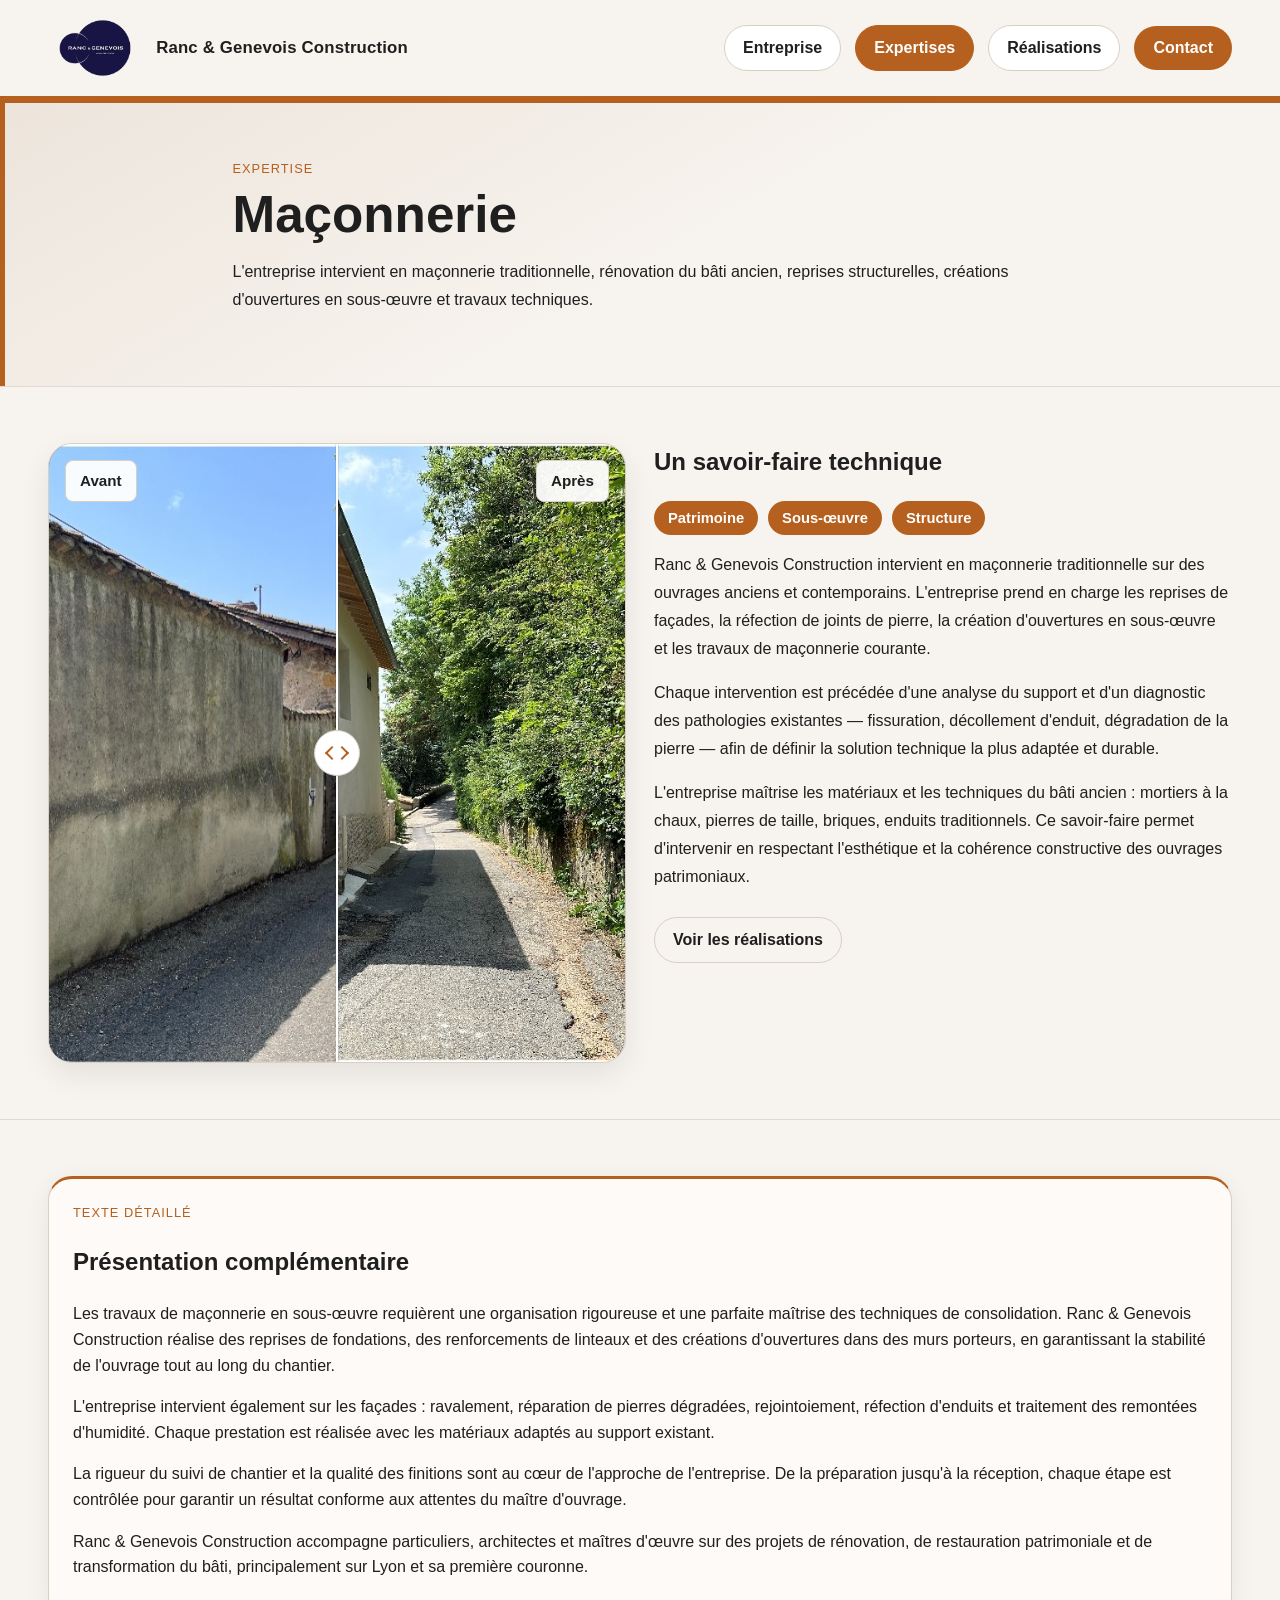
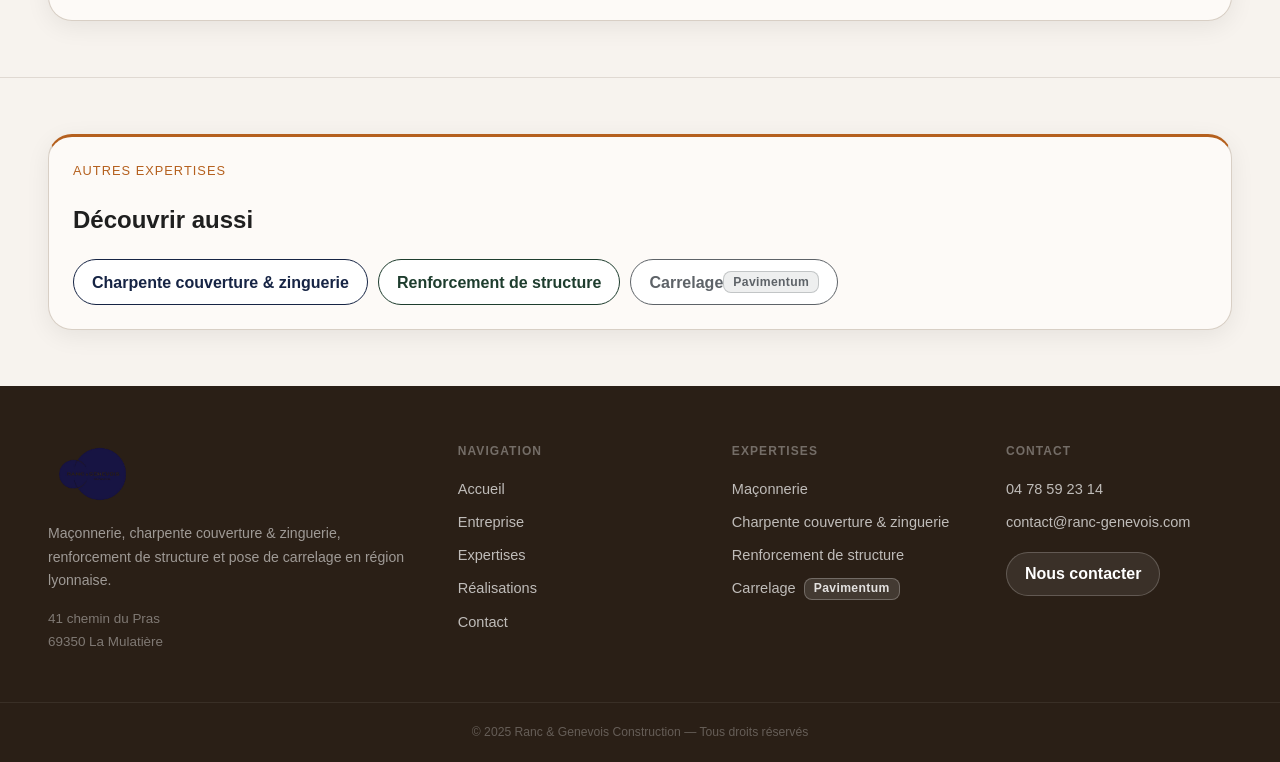
<file: maconnerie.html>
<!DOCTYPE html>
<html lang="fr">
  <head>
    <meta charset="UTF-8" />
    <meta name="viewport" content="width=device-width, initial-scale=1.0" />
    <title>Maçonnerie | Ranc & Genevois Construction</title>
    <link rel="stylesheet" href="style.css" />
  </head>
  <body class="page-maconnerie">
    <header class="site-header">
      <div class="container header-inner">
        <a href="index.html" class="logo">
          <img src="images/logo.png" alt="Logo Ranc & Genevois Construction" />
          <span class="logo-fallback">Ranc &amp; Genevois Construction</span>
        </a>

        <button class="menu-toggle" aria-label="Ouvrir le menu">☰</button>

        <nav class="main-nav">
          <a href="entreprise.html" class="nav-pill">Entreprise</a>

          <div class="nav-dropdown">
            <a href="expertises.html" class="nav-pill">Expertises</a>
            <div class="dropdown-menu">
              <a href="maconnerie.html">Maçonnerie</a>
              <a href="toiture.html">Charpente couverture &amp; zinguerie</a>
              <a href="renforcement.html">Renforcement de structure</a>
              <a href="carrelage.html">Carrelage <span class="dropdown-pavi-badge">Pavimentum</span></a>
            </div>
          </div>

          <a href="realisations.html" class="nav-pill">Réalisations</a>
          <a href="contact.html" class="btn btn-small">Contact</a>
        </nav>
      </div>
    </header>

    <main class="page">
      <section class="page-hero">
        <div class="container narrow">
          <p class="eyebrow">Expertise</p>
          <h1>Maçonnerie</h1>
          <p class="lead">
            L'entreprise intervient en maçonnerie traditionnelle, rénovation du
            bâti ancien, reprises structurelles, créations d'ouvertures en
            sous-œuvre et travaux techniques.
          </p>
        </div>
      </section>

      <section class="section">
        <div class="container split-grid expertise-layout">
          <div class="before-after-slider portrait-slider" data-before-after>
            <div class="before-after-label before-label">Avant</div>
            <div class="before-after-label after-label">Après</div>

            <img
              src="images/expertises/maconnerie-avant.jpg"
              alt="Maçonnerie avant travaux"
              class="before-after-image base-image"
            />

            <div class="after-image-wrapper" style="width: 50%;">
              <img
                src="images/expertises/maconnerie-apres.jpg"
                alt="Maçonnerie après travaux"
                class="before-after-image overlay-image"
              />
            </div>

            <div class="before-after-divider" style="left: 50%;">
              <div class="before-after-handle"></div>
            </div>

            <input
              type="range"
              min="0"
              max="100"
              value="50"
              class="before-after-range"
              aria-label="Comparer avant et après"
            />
          </div>

          <div class="text-block">
            <h2>Un savoir-faire technique</h2>

            <div class="mini-tags">
              <span class="mini-tag mini-tag-maconnerie">Patrimoine</span>
              <span class="mini-tag mini-tag-maconnerie">Sous-œuvre</span>
              <span class="mini-tag mini-tag-maconnerie">Structure</span>
            </div>

            <p>
              Ranc &amp; Genevois Construction intervient en maçonnerie traditionnelle
              sur des ouvrages anciens et contemporains. L'entreprise prend en charge
              les reprises de façades, la réfection de joints de pierre, la création
              d'ouvertures en sous-œuvre et les travaux de maçonnerie courante.
            </p>
            <p>
              Chaque intervention est précédée d'une analyse du support et d'un
              diagnostic des pathologies existantes — fissuration, décollement
              d'enduit, dégradation de la pierre — afin de définir la solution
              technique la plus adaptée et durable.
            </p>
            <p>
              L'entreprise maîtrise les matériaux et les techniques du bâti ancien :
              mortiers à la chaux, pierres de taille, briques, enduits traditionnels.
              Ce savoir-faire permet d'intervenir en respectant l'esthétique
              et la cohérence constructive des ouvrages patrimoniaux.
            </p>

            <a href="realisations.html" class="btn btn-secondary section-btn">Voir les réalisations</a>
          </div>
        </div>
      </section>

      <section class="section">
        <div class="container">
          <div class="content-card">
            <p class="eyebrow">Texte détaillé</p>
            <h2>Présentation complémentaire</h2>

            <p>
              Les travaux de maçonnerie en sous-œuvre requièrent une organisation
              rigoureuse et une parfaite maîtrise des techniques de consolidation.
              Ranc &amp; Genevois Construction réalise des reprises de fondations,
              des renforcements de linteaux et des créations d'ouvertures dans des
              murs porteurs, en garantissant la stabilité de l'ouvrage tout au long
              du chantier.
            </p>
            <p>
              L'entreprise intervient également sur les façades : ravalement,
              réparation de pierres dégradées, rejointoiement, réfection d'enduits
              et traitement des remontées d'humidité. Chaque prestation est réalisée
              avec les matériaux adaptés au support existant.
            </p>
            <p>
              La rigueur du suivi de chantier et la qualité des finitions sont au
              cœur de l'approche de l'entreprise. De la préparation jusqu'à la
              réception, chaque étape est contrôlée pour garantir un résultat
              conforme aux attentes du maître d'ouvrage.
            </p>
            <p>
              Ranc &amp; Genevois Construction accompagne particuliers, architectes
              et maîtres d'œuvre sur des projets de rénovation, de restauration
              patrimoniale et de transformation du bâti, principalement sur Lyon
              et sa première couronne.
            </p>
          </div>
        </div>
      </section>

      <section class="section">
        <div class="container">
          <div class="content-card">
            <p class="eyebrow">Autres expertises</p>
            <h2>Découvrir aussi</h2>
            <div class="quick-links">
              <a href="toiture.html" class="nav-pill nav-pill-charpente">Charpente couverture &amp; zinguerie</a>
              <a href="renforcement.html" class="nav-pill nav-pill-renforcement">Renforcement de structure</a>
              <a href="carrelage.html" class="nav-pill nav-pill-pavi">Carrelage <span class="dropdown-pavi-badge">Pavimentum</span></a>
            </div>
          </div>
        </div>
      </section>
    </main>

        <footer class="site-footer">
      <div class="container footer-grid">

        <div class="footer-col footer-col-brand">
          <a href="index.html" class="footer-logo-link">
            <img src="images/logo.png" alt="Logo Ranc &amp; Genevois Construction" class="footer-logo-img" />
          </a>
          <p class="footer-tagline">Maçonnerie, charpente couverture &amp; zinguerie, renforcement de structure et pose de carrelage en région lyonnaise.</p>
          <address class="footer-address">
            41 chemin du Pras<br>
            69350 La Mulatière
          </address>
        </div>

        <div class="footer-col">
          <h4 class="footer-heading">Navigation</h4>
          <ul class="footer-links">
            <li><a href="index.html">Accueil</a></li>
            <li><a href="entreprise.html">Entreprise</a></li>
            <li><a href="expertises.html">Expertises</a></li>
            <li><a href="realisations.html">Réalisations</a></li>
            <li><a href="contact.html">Contact</a></li>
          </ul>
        </div>

        <div class="footer-col">
          <h4 class="footer-heading">Expertises</h4>
          <ul class="footer-links">
            <li><a href="maconnerie.html">Maçonnerie</a></li>
            <li><a href="toiture.html">Charpente couverture &amp; zinguerie</a></li>
            <li><a href="renforcement.html">Renforcement de structure</a></li>
            <li><a href="carrelage.html">Carrelage <span class="dropdown-pavi-badge">Pavimentum</span></a></li>
          </ul>
        </div>

        <div class="footer-col">
          <h4 class="footer-heading">Contact</h4>
          <a href="tel:+33478592314" class="footer-contact-item">04 78 59 23 14</a>
          <a href="mailto:contact@ranc-genevois.com" class="footer-contact-item">contact@ranc-genevois.com</a>
          <a href="contact.html" class="btn btn-small footer-cta">Nous contacter</a>
        </div>

      </div>

      <div class="footer-bottom">
        <div class="container footer-bottom-inner">
          <p>&copy; 2025 Ranc &amp; Genevois Construction — Tous droits réservés</p>
        </div>
      </div>
    </footer>

    <script src="script.js"></script>
  </body>
</html>
</file>
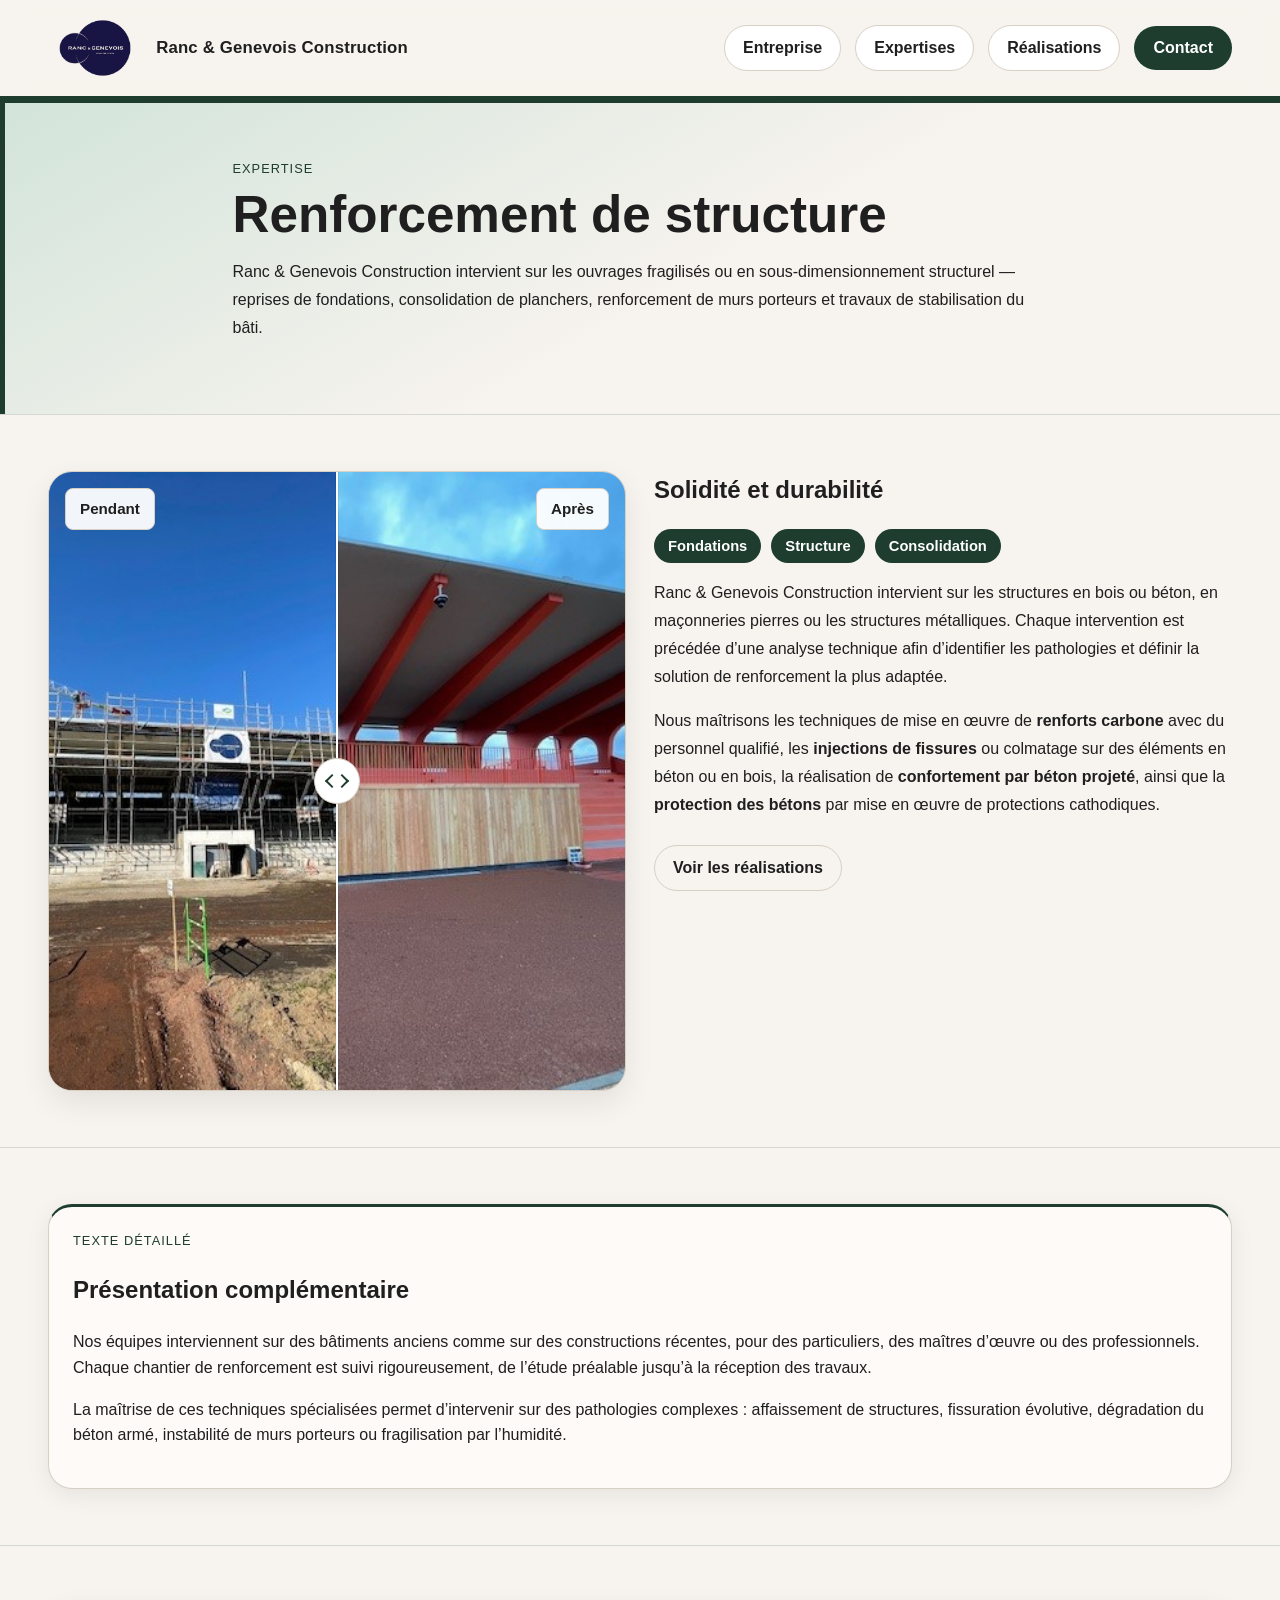
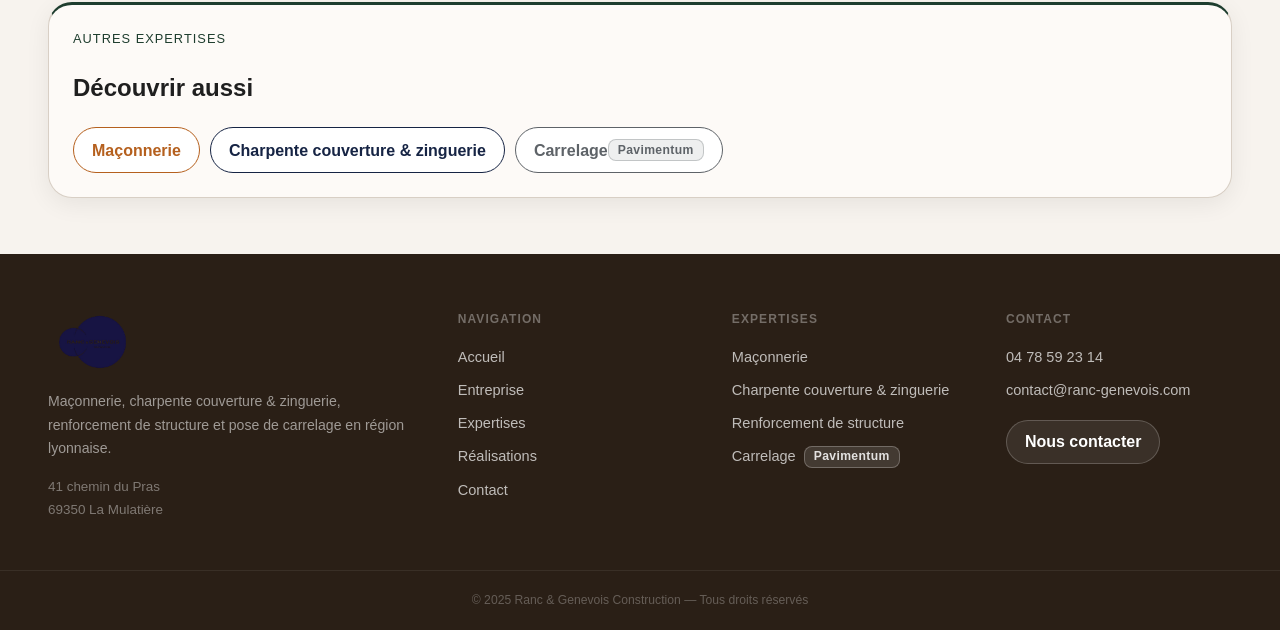
<file: renforcement.html>
<!DOCTYPE html>
<html lang="fr">
  <head>
    <meta charset="UTF-8" />
    <meta name="viewport" content="width=device-width, initial-scale=1.0" />
    <title>Renforcement de structure | Ranc & Genevois Construction</title>
    <link rel="stylesheet" href="style.css" />
  </head>
  <body class="page-renforcement">
    <header class="site-header">
      <div class="container header-inner">
        <a href="index.html" class="logo">
          <img src="images/logo.png" alt="Logo Ranc & Genevois Construction" />
          <span class="logo-fallback">Ranc &amp; Genevois Construction</span>
        </a>
        <button class="menu-toggle" aria-label="Ouvrir le menu">☰</button>
        <nav class="main-nav">
          <a href="entreprise.html" class="nav-pill">Entreprise</a>
          <div class="nav-dropdown">
            <a href="expertises.html" class="nav-pill">Expertises</a>
            <div class="dropdown-menu">
              <a href="maconnerie.html">Maçonnerie</a>
              <a href="toiture.html">Charpente couverture &amp; zinguerie</a>
              <a href="renforcement.html">Renforcement de structure</a>
              <a href="carrelage.html">Carrelage <span class="dropdown-pavi-badge">Pavimentum</span></a>
            </div>
          </div>
          <a href="realisations.html" class="nav-pill">Réalisations</a>
          <a href="contact.html" class="btn btn-small">Contact</a>
        </nav>
      </div>
    </header>
    <main class="page">
      <section class="page-hero">
        <div class="container narrow">
          <p class="eyebrow">Expertise</p>
          <h1>Renforcement de structure</h1>
          <p class="lead">
            Ranc &amp; Genevois Construction intervient sur les ouvrages fragilisés ou en sous-dimensionnement
            structurel — reprises de fondations, consolidation de planchers, renforcement de murs
            porteurs et travaux de stabilisation du bâti.
          </p>
        </div>
      </section>
      <section class="section">
        <div class="container split-grid expertise-layout">
          <div class="before-after-slider portrait-slider" data-before-after>
            <div class="before-after-label before-label">Pendant</div>
            <div class="before-after-label after-label">Après</div>
            <img
              src="images/expertises/renforcement-pendant.jpg"
              alt="Renforcement de structure pendant travaux"
              class="before-after-image base-image"
            />
            <div class="after-image-wrapper" style="width: 50%;">
              <img
                src="images/expertises/renforcement-apres.jpg"
                alt="Renforcement de structure après travaux"
                class="before-after-image overlay-image"
              />
            </div>
            <div class="before-after-divider" style="left: 50%;">
              <div class="before-after-handle"></div>
            </div>
            <input
              type="range"
              min="0"
              max="100"
              value="50"
              class="before-after-range"
              aria-label="Comparer avant et après"
            />
          </div>
          <div class="text-block">
            <h2>Solidité et durabilité</h2>
            <div class="mini-tags">
              <span class="mini-tag mini-tag-renforcement">Fondations</span>
              <span class="mini-tag mini-tag-renforcement">Structure</span>
              <span class="mini-tag mini-tag-renforcement">Consolidation</span>
            </div>
            <p>
              Ranc &amp; Genevois Construction intervient sur les structures en bois ou béton,
              en maçonneries pierres ou les structures métalliques. Chaque intervention
              est précédée d’une analyse technique afin d’identifier les pathologies
              et définir la solution de renforcement la plus adaptée.
            </p>

            <p>
              Nous maîtrisons les techniques de mise en œuvre de <strong>renforts carbone</strong>
              avec du personnel qualifié, les <strong>injections de fissures</strong> ou colmatage
              sur des éléments en béton ou en bois, la réalisation de
              <strong>confortement par béton projeté</strong>, ainsi que la
              <strong>protection des bétons</strong> par mise en œuvre de protections
              cathodiques.
            </p>
            <a href="realisations.html" class="btn btn-secondary section-btn">Voir les réalisations</a>
          </div>
        </div>
      </section>
      <section class="section">
        <div class="container">
          <div class="content-card">
            <p class="eyebrow">Texte détaillé</p>
            <h2>Présentation complémentaire</h2>
            <p>
              Nos équipes interviennent sur des bâtiments anciens comme sur des
              constructions récentes, pour des particuliers, des maîtres d’œuvre
              ou des professionnels. Chaque chantier de renforcement est suivi
              rigoureusement, de l’étude préalable jusqu’à la réception des travaux.
            </p>

            <p>
              La maîtrise de ces techniques spécialisées permet d’intervenir sur
              des pathologies complexes : affaissement de structures, fissuration
              évolutive, dégradation du béton armé, instabilité de murs porteurs
              ou fragilisation par l’humidité.
            </p>
          </div>
        </div>
      </section>
      <section class="section">
        <div class="container">
          <div class="content-card">
            <p class="eyebrow">Autres expertises</p>
            <h2>Découvrir aussi</h2>
            <div class="quick-links">
              <a href="maconnerie.html" class="nav-pill nav-pill-maconnerie">Maçonnerie</a>
              <a href="toiture.html" class="nav-pill nav-pill-charpente">Charpente couverture &amp; zinguerie</a>
              <a href="carrelage.html" class="nav-pill nav-pill-pavi">Carrelage <span class="dropdown-pavi-badge">Pavimentum</span></a>
            </div>
          </div>
        </div>
      </section>
    </main>
    <footer class="site-footer">
      <div class="container footer-grid">
        <div class="footer-col footer-col-brand">
          <a href="index.html" class="footer-logo-link">
            <img src="images/logo.png" alt="Logo Ranc &amp; Genevois Construction" class="footer-logo-img" />
          </a>
          <p class="footer-tagline">Maçonnerie, charpente couverture &amp; zinguerie, renforcement de structure et pose de carrelage en région lyonnaise.</p>
          <address class="footer-address">
            41 chemin du Pras<br>
            69350 La Mulatière
          </address>
        </div>
        <div class="footer-col">
          <h4 class="footer-heading">Navigation</h4>
          <ul class="footer-links">
            <li><a href="index.html">Accueil</a></li>
            <li><a href="entreprise.html">Entreprise</a></li>
            <li><a href="expertises.html">Expertises</a></li>
            <li><a href="realisations.html">Réalisations</a></li>
            <li><a href="contact.html">Contact</a></li>
          </ul>
        </div>
        <div class="footer-col">
          <h4 class="footer-heading">Expertises</h4>
          <ul class="footer-links">
            <li><a href="maconnerie.html">Maçonnerie</a></li>
            <li><a href="toiture.html">Charpente couverture &amp; zinguerie</a></li>
            <li><a href="renforcement.html">Renforcement de structure</a></li>
            <li><a href="carrelage.html">Carrelage <span class="dropdown-pavi-badge">Pavimentum</span></a></li>
          </ul>
        </div>
        <div class="footer-col">
          <h4 class="footer-heading">Contact</h4>
          <a href="tel:+33478592314" class="footer-contact-item">04 78 59 23 14</a>
          <a href="mailto:contact@ranc-genevois.com" class="footer-contact-item">contact@ranc-genevois.com</a>
          <a href="contact.html" class="btn btn-small footer-cta">Nous contacter</a>
        </div>
      </div>
      <div class="footer-bottom">
        <div class="container footer-bottom-inner">
          <p>&copy; 2025 Ranc &amp; Genevois Construction — Tous droits réservés</p>
        </div>
      </div>
    </footer>
    <script src="script.js"></script>
  </body>
</html>
</file>
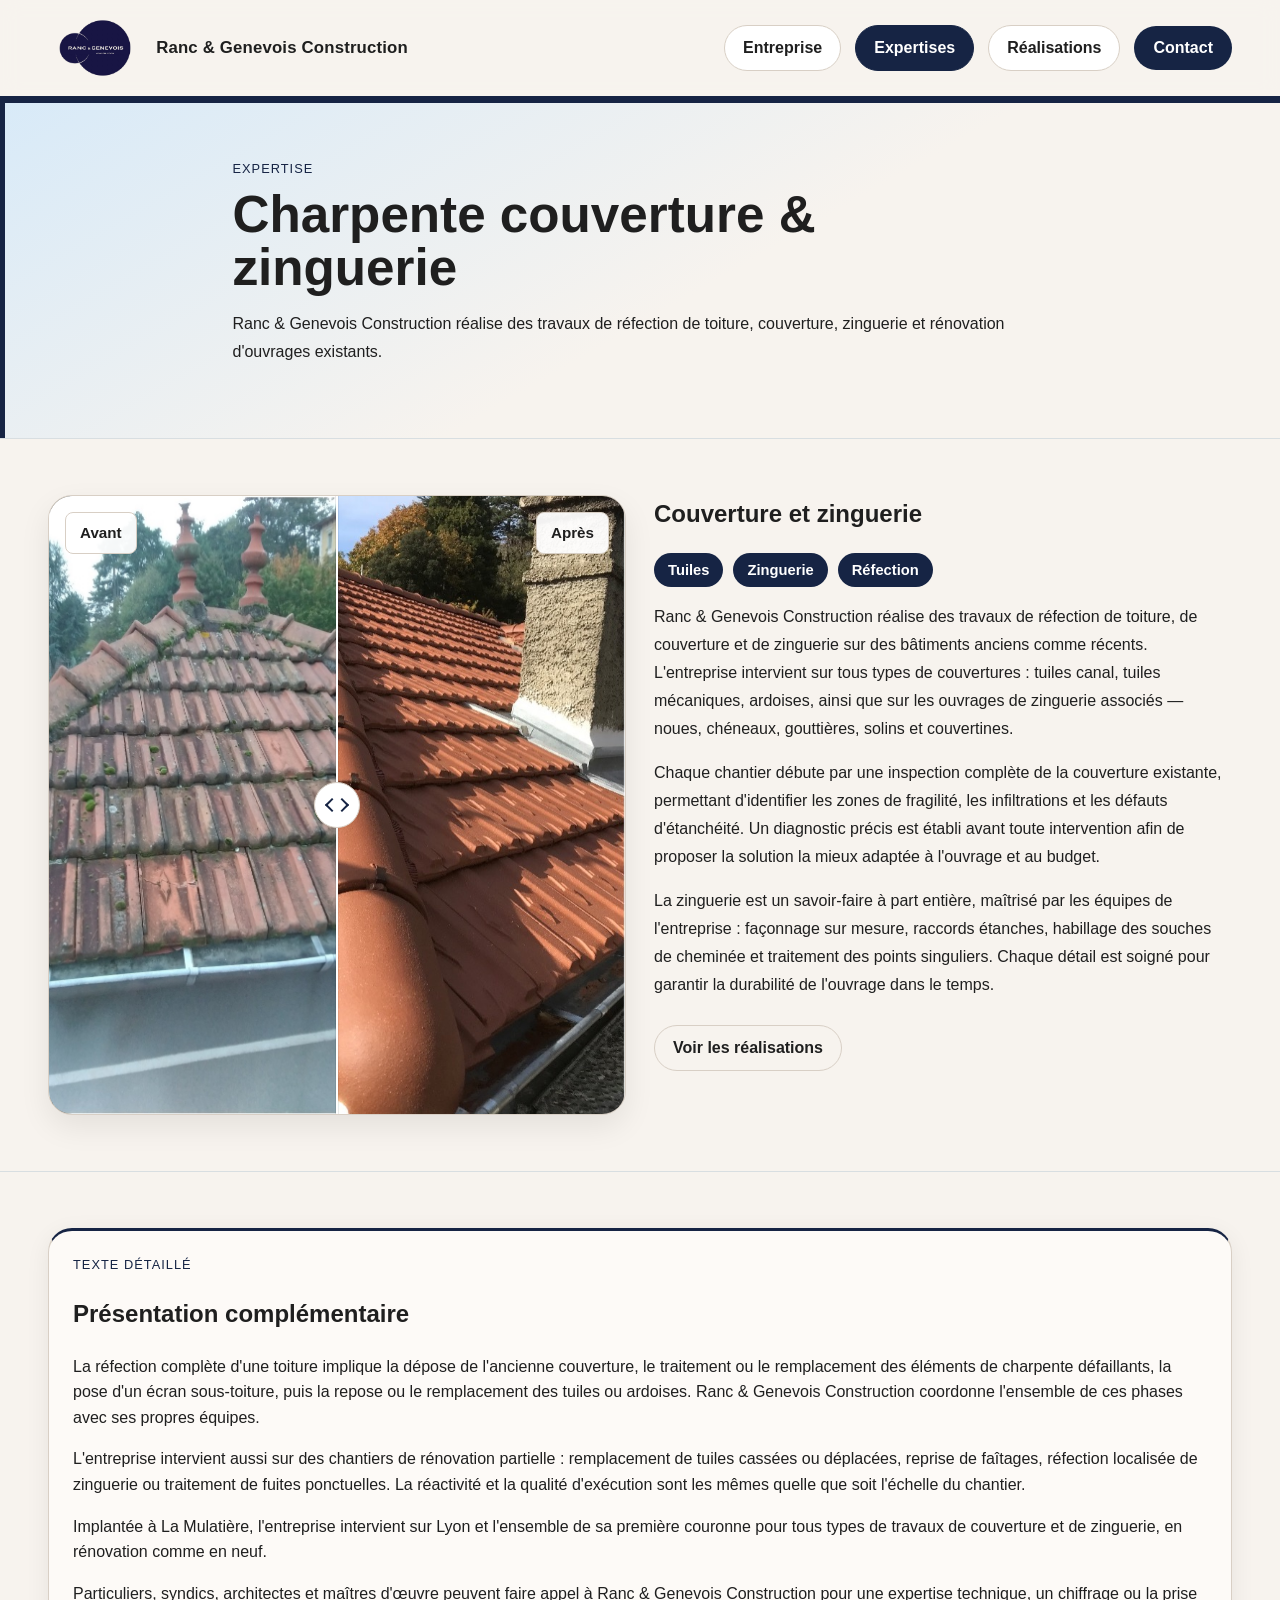
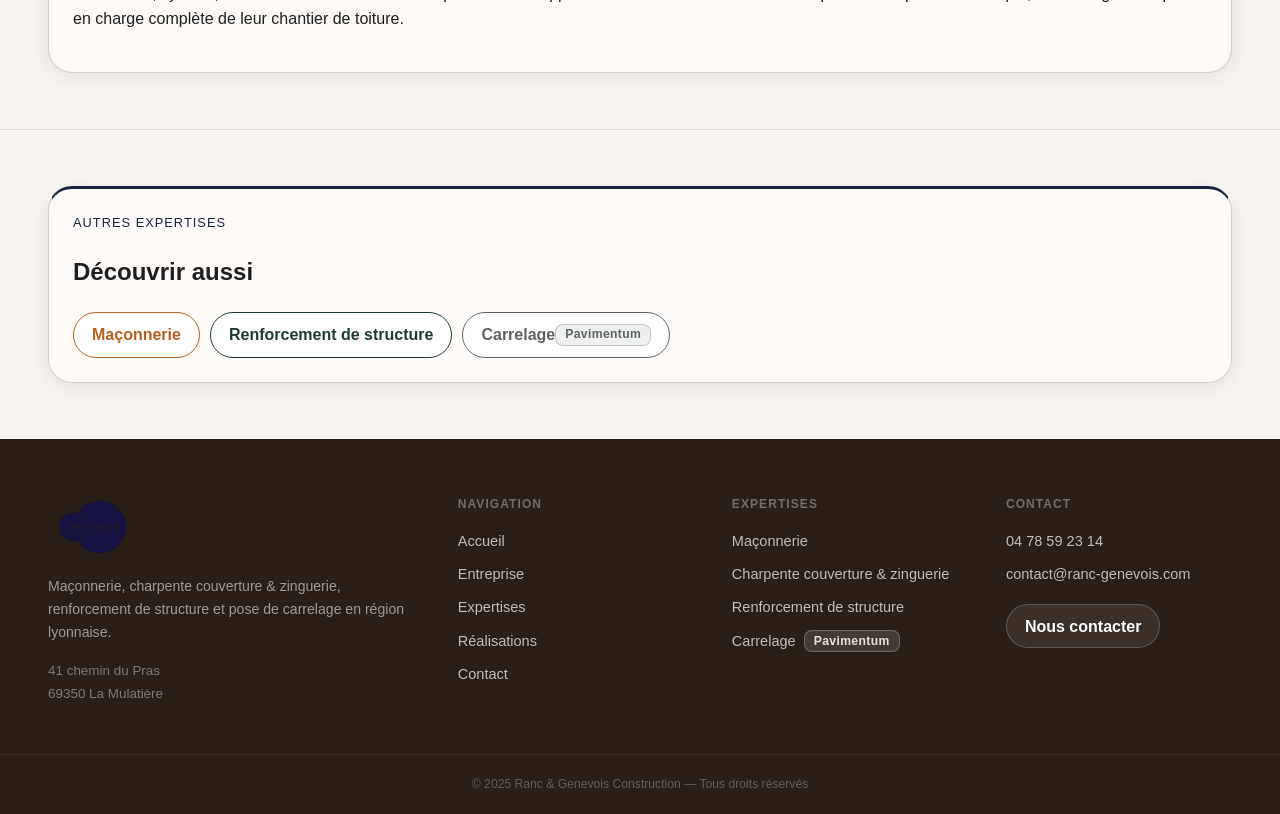
<file: toiture.html>
<!DOCTYPE html>
<html lang="fr">
  <head>
    <meta charset="UTF-8" />
    <meta name="viewport" content="width=device-width, initial-scale=1.0" />
    <title>Charpente couverture &amp; zinguerie | Ranc &amp; Genevois Construction</title>
    <link rel="stylesheet" href="style.css" />
  </head>
  <body class="page-charpente">
    <header class="site-header">
      <div class="container header-inner">
        <a href="index.html" class="logo">
          <img src="images/logo.png" alt="Logo Ranc & Genevois Construction" />
          <span class="logo-fallback">Ranc &amp; Genevois Construction</span>
        </a>

        <button class="menu-toggle" aria-label="Ouvrir le menu">☰</button>

        <nav class="main-nav">
          <a href="entreprise.html" class="nav-pill">Entreprise</a>

          <div class="nav-dropdown">
            <a href="expertises.html" class="nav-pill">Expertises</a>
            <div class="dropdown-menu">
              <a href="maconnerie.html">Maçonnerie</a>
              <a href="toiture.html">Charpente couverture &amp; zinguerie</a>
              <a href="renforcement.html">Renforcement de structure</a>
              <a href="carrelage.html">Carrelage <span class="dropdown-pavi-badge">Pavimentum</span></a>
            </div>
          </div>

          <a href="realisations.html" class="nav-pill">Réalisations</a>
          <a href="contact.html" class="btn btn-small">Contact</a>
        </nav>
      </div>
    </header>

    <main class="page">
      <section class="page-hero">
        <div class="container narrow">
          <p class="eyebrow">Expertise</p>
          <h1>Charpente couverture &amp; zinguerie</h1>
          <p class="lead">
            Ranc &amp; Genevois Construction réalise des travaux de réfection de toiture,
            couverture, zinguerie et rénovation d'ouvrages existants.
          </p>
        </div>
      </section>

      <section class="section">
        <div class="container split-grid expertise-layout">
          <div class="before-after-slider portrait-slider" data-before-after>
            <div class="before-after-label before-label">Avant</div>
            <div class="before-after-label after-label">Après</div>

            <img
              src="images/expertises/toiture-avant.jpg"
              alt="Charpente couverture avant travaux"
              class="before-after-image base-image"
            />

            <div class="after-image-wrapper" style="width: 50%;">
              <img
                src="images/expertises/toiture-apres.jpg"
                alt="Charpente couverture après travaux"
                class="before-after-image overlay-image"
              />
            </div>

            <div class="before-after-divider" style="left: 50%;">
              <div class="before-after-handle"></div>
            </div>

            <input
              type="range"
              min="0"
              max="100"
              value="50"
              class="before-after-range"
              aria-label="Comparer avant et après"
            />
          </div>

          <div class="text-block">
            <h2>Couverture et zinguerie</h2>

            <div class="mini-tags">
              <span class="mini-tag mini-tag-charpente">Tuiles</span>
              <span class="mini-tag mini-tag-charpente">Zinguerie</span>
              <span class="mini-tag mini-tag-charpente">Réfection</span>
            </div>

            <p>
              Ranc &amp; Genevois Construction réalise des travaux de réfection de
              toiture, de couverture et de zinguerie sur des bâtiments anciens comme
              récents. L'entreprise intervient sur tous types de couvertures : tuiles
              canal, tuiles mécaniques, ardoises, ainsi que sur les ouvrages de
              zinguerie associés — noues, chéneaux, gouttières, solins et couvertines.
            </p>
            <p>
              Chaque chantier débute par une inspection complète de la couverture
              existante, permettant d'identifier les zones de fragilité, les
              infiltrations et les défauts d'étanchéité. Un diagnostic précis est
              établi avant toute intervention afin de proposer la solution la mieux
              adaptée à l'ouvrage et au budget.
            </p>
            <p>
              La zinguerie est un savoir-faire à part entière, maîtrisé par les
              équipes de l'entreprise : façonnage sur mesure, raccords étanches,
              habillage des souches de cheminée et traitement des points singuliers.
              Chaque détail est soigné pour garantir la durabilité de l'ouvrage
              dans le temps.
            </p>

            <a href="realisations.html" class="btn btn-secondary section-btn">Voir les réalisations</a>
          </div>
        </div>
      </section>

      <section class="section">
        <div class="container">
          <div class="content-card">
            <p class="eyebrow">Texte détaillé</p>
            <h2>Présentation complémentaire</h2>

            <p>
              La réfection complète d'une toiture implique la dépose de l'ancienne
              couverture, le traitement ou le remplacement des éléments de charpente
              défaillants, la pose d'un écran sous-toiture, puis la repose ou le
              remplacement des tuiles ou ardoises. Ranc &amp; Genevois Construction
              coordonne l'ensemble de ces phases avec ses propres équipes.
            </p>
            <p>
              L'entreprise intervient aussi sur des chantiers de rénovation partielle :
              remplacement de tuiles cassées ou déplacées, reprise de faîtages,
              réfection localisée de zinguerie ou traitement de fuites ponctuelles.
              La réactivité et la qualité d'exécution sont les mêmes quelle que
              soit l'échelle du chantier.
            </p>
            <p>
              Implantée à La Mulatière, l'entreprise intervient sur Lyon et
              l'ensemble de sa première couronne pour tous types de travaux
              de couverture et de zinguerie, en rénovation comme en neuf.
            </p>
            <p>
              Particuliers, syndics, architectes et maîtres d'œuvre peuvent
              faire appel à Ranc &amp; Genevois Construction pour une expertise
              technique, un chiffrage ou la prise en charge complète de leur
              chantier de toiture.
            </p>
          </div>
        </div>
      </section>

      <section class="section">
        <div class="container">
          <div class="content-card">
            <p class="eyebrow">Autres expertises</p>
            <h2>Découvrir aussi</h2>
            <div class="quick-links">
              <a href="maconnerie.html" class="nav-pill nav-pill-maconnerie">Maçonnerie</a>
              <a href="renforcement.html" class="nav-pill nav-pill-renforcement">Renforcement de structure</a>
              <a href="carrelage.html" class="nav-pill nav-pill-pavi">Carrelage <span class="dropdown-pavi-badge">Pavimentum</span></a>
            </div>
          </div>
        </div>
      </section>
    </main>

        <footer class="site-footer">
      <div class="container footer-grid">

        <div class="footer-col footer-col-brand">
          <a href="index.html" class="footer-logo-link">
            <img src="images/logo.png" alt="Logo Ranc &amp; Genevois Construction" class="footer-logo-img" />
          </a>
          <p class="footer-tagline">Maçonnerie, charpente couverture &amp; zinguerie, renforcement de structure et pose de carrelage en région lyonnaise.</p>
          <address class="footer-address">
            41 chemin du Pras<br>
            69350 La Mulatière
          </address>
        </div>

        <div class="footer-col">
          <h4 class="footer-heading">Navigation</h4>
          <ul class="footer-links">
            <li><a href="index.html">Accueil</a></li>
            <li><a href="entreprise.html">Entreprise</a></li>
            <li><a href="expertises.html">Expertises</a></li>
            <li><a href="realisations.html">Réalisations</a></li>
            <li><a href="contact.html">Contact</a></li>
          </ul>
        </div>

        <div class="footer-col">
          <h4 class="footer-heading">Expertises</h4>
          <ul class="footer-links">
            <li><a href="maconnerie.html">Maçonnerie</a></li>
            <li><a href="toiture.html">Charpente couverture &amp; zinguerie</a></li>
            <li><a href="renforcement.html">Renforcement de structure</a></li>
            <li><a href="carrelage.html">Carrelage <span class="dropdown-pavi-badge">Pavimentum</span></a></li>
          </ul>
        </div>

        <div class="footer-col">
          <h4 class="footer-heading">Contact</h4>
          <a href="tel:+33478592314" class="footer-contact-item">04 78 59 23 14</a>
          <a href="mailto:contact@ranc-genevois.com" class="footer-contact-item">contact@ranc-genevois.com</a>
          <a href="contact.html" class="btn btn-small footer-cta">Nous contacter</a>
        </div>

      </div>

      <div class="footer-bottom">
        <div class="container footer-bottom-inner">
          <p>&copy; 2025 Ranc &amp; Genevois Construction — Tous droits réservés</p>
        </div>
      </div>
    </footer>

    <script src="script.js"></script>
  </body>
</html>
</file>
<file: style.css>
:root {
  --background: #f7f3ee;
  --foreground: #1f1f1f;
  --muted: #ece5dc;
  --border: #d8cfc5;
  --accent: #5c4634;
  --accent-contrast: #ffffff;
  --max-width: 1240px;
  --radius: 24px;
  --shadow: 0 12px 30px rgba(0, 0, 0, 0.08);
}

* {
  box-sizing: border-box;
}

html {
  scroll-behavior: smooth;
}

body {
  margin: 0;
  background: var(--background);
  color: var(--foreground);
  font-family: Arial, Helvetica, sans-serif;
  line-height: 1.6;
}

img {
  max-width: 100%;
  display: block;
}

a {
  color: inherit;
  text-decoration: none;
}

.container {
  width: min(var(--max-width), calc(100% - 96px));
  margin: 0 auto;
}

.narrow {
  max-width: 820px;
}

.page {
  min-height: 60vh;
}

.site-header {
  position: sticky;
  top: 0;
  z-index: 100;
  background: rgba(247, 243, 238, 0.92);
  backdrop-filter: blur(10px);
  border-bottom: 1px solid var(--border);
}

.header-inner {
  min-height: 96px;
  display: flex;
  align-items: center;
  justify-content: space-between;
  gap: 24px;
}

.logo {
  display: inline-flex;
  align-items: center;
  gap: 12px;
  min-width: 180px;
  transition: transform 0.25s ease;
  transform-origin: left center;
}

.logo:hover {
  transform: scale(1.35);
}

.logo img {
  height: 68px;
  width: auto;
  object-fit: contain;
}

.logo-fallback {
  font-weight: 700;
  font-size: 1.05rem;
  color: var(--foreground);
  letter-spacing: 0.01em;
}

.main-nav {
  display: flex;
  align-items: center;
  gap: 14px;
  position: relative;
}

.nav-pill,
.btn {
  display: inline-flex;
  align-items: center;
  justify-content: center;
  min-height: 46px;
  padding: 0 18px;
  border-radius: 999px;
  font-weight: 700;
  transition: 0.25s ease;
}

.nav-pill {
  background: #fff;
  border: 1px solid var(--border);
}

.nav-pill:hover,
.btn:hover {
  transform: translateY(-1px);
  box-shadow: var(--shadow);
}

.btn {
  background: var(--accent);
  color: var(--accent-contrast);
  border: 1px solid transparent;
}

.btn-small {
  min-height: 44px;
}

.btn-secondary {
  background: transparent;
  color: var(--foreground);
  border: 1px solid var(--border);
}

.section-btn {
  margin-top: 10px;
}

.menu-toggle {
  display: none;
  border: 1px solid var(--border);
  background: white;
  border-radius: 10px;
  padding: 8px 12px;
  cursor: pointer;
}

.nav-dropdown {
  position: relative;
}

.dropdown-menu {
  position: absolute;
  top: calc(100% + 10px);
  left: 0;
  min-width: 240px;
  background: #fff;
  border: 1px solid rgba(0,0,0,0.08);
  border-radius: 18px;
  box-shadow: 0 16px 40px rgba(0,0,0,0.12);
  padding: 10px;
  display: grid;
  gap: 6px;
  opacity: 0;
  visibility: hidden;
  transform: translateY(8px);
  transition: 0.25s ease;
  z-index: 200;
}

.dropdown-menu a {
  padding: 12px 14px;
  border-radius: 12px;
  background: #f5f5f5;
  border: 1px solid rgba(0,0,0,0.06);
  font-weight: 600;
  color: #1a1a1a;
  display: flex;
  align-items: center;
  justify-content: space-between;
  gap: 10px;
}

.dropdown-menu a:hover {
  background: #ebebeb;
  color: var(--accent);
  border-color: rgba(0,0,0,0.10);
}

/* Couleurs par expertise dans le dropdown */
.dropdown-menu a[href="maconnerie.html"] {
  border-left: 3px solid var(--color-maconnerie);
  color: var(--color-maconnerie);
}
.dropdown-menu a[href="maconnerie.html"]:hover {
  background: color-mix(in srgb, var(--color-maconnerie) 10%, white);
}

.dropdown-menu a[href="toiture.html"] {
  border-left: 3px solid var(--color-charpente);
  color: var(--color-charpente);
}
.dropdown-menu a[href="toiture.html"]:hover {
  background: color-mix(in srgb, var(--color-charpente) 10%, white);
}

.dropdown-menu a[href="renforcement.html"] {
  border-left: 3px solid var(--color-renforcement);
  color: var(--color-renforcement);
}
.dropdown-menu a[href="renforcement.html"]:hover {
  background: color-mix(in srgb, var(--color-renforcement) 10%, white);
}

.dropdown-menu a[href="carrelage.html"] {
  border-left: 3px solid var(--color-pavi);
  color: var(--color-pavi);
}
.dropdown-menu a[href="carrelage.html"]:hover {
  background: color-mix(in srgb, var(--color-pavi) 10%, white);
}

/* Badge Pavimentum dans le dropdown — visible sur fond clair */
.dropdown-pavi-badge {
  display: inline-flex;
  align-items: center;
  min-height: 22px;
  padding: 0 9px;
  border-radius: 8px;
  background: rgba(94,99,104,0.10);
  border: 1px solid rgba(94,99,104,0.30);
  font-size: 0.76rem;
  font-weight: 700;
  color: var(--color-pavi, #5e6368);
  letter-spacing: 0.03em;
  flex-shrink: 0;
}

.nav-dropdown:hover .dropdown-menu,
.nav-dropdown:focus-within .dropdown-menu {
  opacity: 1;
  visibility: visible;
  transform: translateY(0);
}

.hero-shell {
  padding: 32px 0 0;
}

.hero-sticky {
  position: sticky;
  top: 96px;
  z-index: 1;
}

.hero-panel {
  background: #f1e8de;
  border: 1px solid var(--border);
  border-radius: 30px;
  box-shadow: var(--shadow);
  overflow: hidden;
  position: relative;
  z-index: 1;
}

/* HERO PLEINE LARGEUR (index.html) */
.hero-fullwidth {
  border-radius: 0;
  border: none;
  background: #1a1a1a;
  min-height: calc(100vh - 96px);
  display: flex;
  align-items: stretch;
  box-shadow: none;
}

.hero-bg-image {
  position: absolute;
  inset: 0;
  width: 100%;
  height: 100%;
  object-fit: cover;
  object-position: center;
  z-index: 0;
}

.hero-overlay {
  position: absolute;
  inset: 0;
  background: rgba(0, 0, 0, 0.28);
  z-index: 1;
  pointer-events: none; /* ne bloque pas les clics */
}

.hero-bg-image {
  pointer-events: none; /* ne bloque pas les clics */
}

.hero-content-wrapper {
  position: relative;
  z-index: 2;
  width: 100%;
  padding: 14px 0 56px;
  display: flex;
  align-items: stretch;
}

/* ── 3 couleurs expertise ── */
:root {
  --color-maconnerie:    #b5601e;
  --color-charpente:     #162444;
  --color-pavi:          #5e6368;
  --color-renforcement:  #1e3d2e;
}

/* Le container doit aussi transmettre le flex pour que margin-top:auto fonctionne */
.hero-content-wrapper > .container {
  display: flex;
  align-items: stretch;
  flex: 1;
}

.hero-content-wrapper.container {
  padding-left: 64px;
  padding-right: 64px;
}

.hero-fullwidth .hero-content h1 {
  color: #fff;
}

.hero-fullwidth .hero-text {
  color: rgba(255, 255, 255, 0.85);
}

.hero-fullwidth .eyebrow {
  color: rgba(255, 255, 255, 0.7);
}

.hero-fullwidth .tag {
  background: rgba(255, 255, 255, 0.12);
  border-color: rgba(255, 255, 255, 0.25);
  color: #fff;
}

.hero-fullwidth .btn-secondary {
  color: #fff;
  border-color: rgba(255, 255, 255, 0.5);
}

.hero-fullwidth .btn-secondary:hover {
  background: rgba(255, 255, 255, 0.1);
}

.hero-fullwidth .hero-content {
  display: flex;
  flex-direction: column;
  flex: 1;
  text-align: center;
}

.hero-fullwidth .hero-content h1,
.hero-fullwidth .hero-content p {
  text-align: left;
}

.hero-fullwidth .hero-tags {
  margin-top: auto;
  padding-top: 64px;
}

.hero-fullwidth .hero-tags,
.hero-fullwidth .hero-actions {
  justify-content: center;
}

.hero-fullwidth {
  transition: opacity 0.35s ease;
}

.hero-grid,
.split-grid,
.cards-grid {
  display: grid;
  gap: 28px;
}

.hero-grid {
  grid-template-columns: 1.05fr 1fr;
  align-items: stretch;
  min-height: calc(100vh - 160px);
  padding: 32px;
}

.split-grid {
  grid-template-columns: 1fr 1fr;
  align-items: center;
}

.expertise-layout {
  align-items: start;
}

.cards-grid {
  grid-template-columns: repeat(3, 1fr);
}

.hero-content {
  align-self: center;
  padding-right: 8px;
}

.hero-content h1,
.page-hero h1 {
  margin: 0 0 16px;
  font-size: clamp(2.2rem, 4vw, 4.4rem);
  line-height: 1.02;
}

.hero-text,
.text-block p,
.expertise-card p,
.lead,
.project-content p {
  line-height: 1.75;
}

.eyebrow {
  margin: 0 0 10px;
  text-transform: uppercase;
  letter-spacing: 0.08em;
  font-size: 0.8rem;
  color: #6a625b;
}

.eyebrow.light {
  color: rgba(255, 255, 255, 0.75);
}

.hero-actions {
  display: flex;
  gap: 12px;
  flex-wrap: wrap;
  margin-top: 24px;
}

.hero-tags,
.mini-tags,
.project-tags,
.quick-links {
  display: flex;
  flex-wrap: wrap;
  gap: 10px;
}

.hero-tags {
  margin-top: 20px;
  position: relative;
  z-index: 1;
}

.mini-tags {
  margin-bottom: 16px;
}

.project-tags {
  display: flex;
  flex-wrap: wrap;
  gap: 12px;
  margin-bottom: 20px;
}

.tag,
.mini-tag {
  display: inline-flex;
  align-items: center;
  justify-content: center;
  line-height: 1;
  border-radius: 999px;
  font-weight: 700;
  vertical-align: middle;
}

.tag {
  min-height: 40px;
  padding: 0 16px;
  background: var(--accent);
  color: white;
  border: 1px solid rgba(255, 255, 255, 0.08);
  border-radius: 8px;
  transition: opacity 0.2s ease, transform 0.2s ease;
}

/* Liens-tags cliquables : on garde le pill */
a.tag {
  border-radius: 999px;
}

a.tag:hover {
  opacity: 0.85;
  transform: translateY(-1px);
}

.mini-tag {
  height: 34px;
  padding: 0 14px;
  background: #efe6dc;
  color: #4d3928;
  font-size: 0.92rem;
  border-radius: 8px;
  display: inline-flex;
  align-items: center;
  justify-content: center;
  line-height: 1;
}

/* ── Couleurs par expertise sur les .tag ── */
.tag-maconnerie {
  background: var(--color-maconnerie);
  border-color: transparent;
  color: #fff;
}
.tag-charpente {
  background: var(--color-charpente);
  border-color: transparent;
  color: #fff;
}
.tag-pavi {
  background: var(--color-pavi);
  border-color: transparent;
  color: #fff;
}

/* ── Base commune tous les mini-tags ── */
.mini-tag,
a.mini-tag,
span.mini-tag {
  display: inline-flex !important;
  align-items: center !important;
  justify-content: center !important;
  line-height: 1 !important;
  height: 34px;
  padding: 0 14px;
  font-size: 0.92rem;
  font-weight: 700;
  white-space: nowrap;
}

/* ── Couleurs par expertise sur les .mini-tag ── */
.mini-tag-maconnerie {
  background: var(--color-maconnerie);
  color: #fff;
  border-radius: 999px;
}
.mini-tag-charpente {
  background: var(--color-charpente);
  color: #fff;
  border-radius: 999px;
}
.mini-tag-pavi {
  background: var(--color-pavi);
  color: #fff;
  border-radius: 999px;
}
.mini-tag-renforcement {
  background: var(--color-renforcement);
  color: #fff;
  border-radius: 999px;
}

/* Tags expertise cliquables */
a.mini-tag.tag-link {
  text-decoration: none;
  cursor: pointer;
  transition: opacity 0.2s, transform 0.15s;
  display: inline-flex;
}
a.mini-tag.tag-link:hover {
  opacity: 0.82;
  transform: translateY(-1px);
}

/* Tags non-expertise (beige, coins moins arrondis, non cliquable) */
span.mini-tag:not([class*="mini-tag-"]) {
  background: #efe6dc;
  color: #4d3928;
  border-radius: 8px;
  cursor: default;
}

/* ── Couleurs par expertise sur les .nav-pill (liens quick) ── */
.nav-pill-maconnerie {
  border-color: var(--color-maconnerie);
  color: var(--color-maconnerie);
}
.nav-pill-maconnerie:hover {
  background: var(--color-maconnerie);
  color: #fff;
}
.nav-pill-charpente {
  border-color: var(--color-charpente);
  color: var(--color-charpente);
}
.nav-pill-charpente:hover {
  background: var(--color-charpente);
  color: #fff;
}
.nav-pill-pavi {
  border-color: var(--color-pavi);
  color: var(--color-pavi);
}
.nav-pill-pavi:hover {
  background: var(--color-pavi);
  color: #fff;
}
.nav-pill-renforcement {
  border-color: var(--color-renforcement);
  color: var(--color-renforcement);
}
.nav-pill-renforcement:hover {
  background: var(--color-renforcement);
  color: #fff;
}

.hero-visual,
.card,
.stack-card,
.before-after-slider,
.content-card {
  border-radius: var(--radius);
  overflow: hidden;
}

.hero-visual,
.media-card {
  min-height: 420px;
  background: #e4d9ce;
  border: 1px solid var(--border);
  box-shadow: 0 6px 20px rgba(0, 0, 0, 0.07);
}

/* ── Photo stack ── */
.photo-stack {
  position: relative;
  min-height: 420px;
  display: flex;
  align-items: center;
  justify-content: center;
  cursor: pointer;
}

.photo-stack-card {
  position: absolute;
  inset: 0;
  margin: auto;
  width: 80%;
  height: 75%;
  border-radius: 18px;
  overflow: hidden;
  background: #e4d9ce;
  box-shadow: 0 12px 40px rgba(0,0,0,0.22);
  transition: transform 0.45s cubic-bezier(0.4,0,0.2,1),
              box-shadow 0.45s ease,
              opacity 0.45s ease;
  user-select: none;
}

.photo-stack-card img {
  width: 100%;
  height: 100%;
  object-fit: cover;
  display: block;
  pointer-events: none;
}

/* Effet de profondeur + rotations et translations désordonnées */
.photo-stack-card:nth-last-child(2) { transform: translate(  0px,   0px) scale(1.000) rotate(-1.5deg); z-index: 7; }
.photo-stack-card:nth-last-child(3) { transform: translate( 14px,  10px) scale(0.968) rotate( 3.5deg); z-index: 6; }
.photo-stack-card:nth-last-child(4) { transform: translate(-18px,  18px) scale(0.936) rotate(-5.0deg); z-index: 5; }
.photo-stack-card:nth-last-child(5) { transform: translate( 22px,  26px) scale(0.904) rotate( 2.5deg); z-index: 4; }
.photo-stack-card:nth-last-child(6) { transform: translate(-10px,  34px) scale(0.872) rotate(-4.0deg); z-index: 3; }
.photo-stack-card:nth-last-child(7) { transform: translate( 18px,  42px) scale(0.840) rotate( 6.0deg); z-index: 2; }
.photo-stack-card:nth-last-child(8) { transform: translate(-22px,  50px) scale(0.808) rotate(-3.5deg); z-index: 1; }

/* Carte qui part vers le haut au clic */
.photo-stack-card.swipe-up {
  transform: translateY(-150%) scale(1) !important;
  opacity: 0;
  pointer-events: none;
  z-index: 10 !important;
}

/* Indicateur cliquable */
.photo-stack-hint {
  position: absolute;
  bottom: -32px;
  left: 50%;
  transform: translateX(-50%);
  font-size: 0.78rem;
  color: var(--muted, #888);
  letter-spacing: 0.04em;
  pointer-events: none;
}

.card,
.content-card {
  background: #fff;
  border: 1px solid var(--border);
  box-shadow: 0 6px 24px rgba(0, 0, 0, 0.07);
}

.content-card {
  padding: 24px;
  background: #fdfaf7;
}

.placeholder {
  width: 100%;
  height: 100%;
  min-height: 280px;
  display: grid;
  place-items: center;
  color: #6a625b;
  text-align: center;
  padding: 20px;
}

.stack-section {
  position: relative;
  z-index: 5;
  padding-bottom: 28px;
  /* Le fond de la section ne doit pas bloquer les clics sur le hero */
  pointer-events: none;
}

/* Mais le contenu des cards reste cliquable */
.stack-section .stack-card,
.stack-section .stack-card * {
  pointer-events: auto;
}

.first-stack {
  margin-top: -110px;
  padding-top: 110px;
  background: transparent;
}


.stack-card {
  background: var(--background);
  border: 1px solid var(--border);
  box-shadow: 0 20px 56px rgba(0, 0, 0, 0.13), 0 2px 8px rgba(0, 0, 0, 0.06);
  padding: 36px;
  position: relative;
  z-index: 10;
}

/* Première étiquette — beige chaud clair */
.raised-card {
  z-index: 20;
  background: #faf4ee;
}

/* Deuxième étiquette (brown-card) — déjà brun foncé, ok */

/* Troisième étiquette — beige plus soutenu */
.last-stack .stack-card {
  background: #e8dfd5;
}

.brown-card {
  background: var(--accent);
  color: white;
  border-color: rgba(255, 255, 255, 0.08);
}

.brown-card .expertise-card {
  background: rgba(255, 255, 255, 0.96);
  color: var(--foreground);
}

/* Cartes colorées par expertise sur la homepage */
.brown-card .expertise-card.expertise-card-maconnerie {
  background: var(--color-maconnerie);
  color: #fff;
}
.brown-card .expertise-card.expertise-card-charpente {
  background: var(--color-charpente);
  color: #fff;
}
.brown-card .expertise-card.expertise-card-renforcement {
  background: var(--color-renforcement);
  color: #fff;
}
.brown-card .expertise-card.expertise-card-pavi {
  background: var(--color-pavi);
  color: #fff;
}

.brown-card .expertise-card.expertise-card-maconnerie h3,
.brown-card .expertise-card.expertise-card-charpente h3,
.brown-card .expertise-card.expertise-card-renforcement h3,
.brown-card .expertise-card.expertise-card-pavi h3 {
  color: #fff;
}

.brown-card .expertise-card.expertise-card-maconnerie p,
.brown-card .expertise-card.expertise-card-charpente p,
.brown-card .expertise-card.expertise-card-renforcement p,
.brown-card .expertise-card.expertise-card-pavi p {
  color: rgba(255,255,255,0.82);
}

.brown-card .expertise-card.expertise-card-maconnerie .icon-circle,
.brown-card .expertise-card.expertise-card-charpente .icon-circle,
.brown-card .expertise-card.expertise-card-renforcement .icon-circle,
.brown-card .expertise-card.expertise-card-pavi .icon-circle {
  background: rgba(255,255,255,0.18);
}

.brown-card .expertise-card.expertise-card-maconnerie .icon-image,
.brown-card .expertise-card.expertise-card-charpente .icon-image,
.brown-card .expertise-card.expertise-card-renforcement .icon-image,
.brown-card .expertise-card.expertise-card-pavi .icon-image {
  filter: brightness(0) invert(1);
  opacity: 0.85;
}

.brown-card .expertise-card.expertise-card-maconnerie .btn-secondary,
.brown-card .expertise-card.expertise-card-charpente .btn-secondary,
.brown-card .expertise-card.expertise-card-renforcement .btn-secondary,
.brown-card .expertise-card.expertise-card-pavi .btn-secondary {
  background: #fff;
  color: inherit;
  border-color: transparent;
  font-weight: 700;
}

.brown-card .expertise-card.expertise-card-maconnerie    .btn-secondary { color: var(--color-maconnerie); }
.brown-card .expertise-card.expertise-card-charpente     .btn-secondary { color: var(--color-charpente); }
.brown-card .expertise-card.expertise-card-renforcement  .btn-secondary { color: var(--color-renforcement); }
.brown-card .expertise-card.expertise-card-pavi          .btn-secondary { color: var(--color-pavi); }

.brown-card .icon-circle {
  background: #f2ebe3;
}

.last-stack {
  padding-bottom: 56px;
}

.section,
.page-hero {
  padding: 56px 0;
}

.section-heading {
  margin-bottom: 24px;
}

.text-block h2,
.section-heading h2,
.expertise-card h2,
.expertise-card h3,
.project-content h2 {
  margin-top: 0;
}

.expertise-card {
  padding: 24px;
  min-height: 100%;
}

.icon-circle {
  width: 72px;
  height: 72px;
  border-radius: 999px;
  background: var(--muted);
  border: 1px solid var(--border);
  margin-bottom: 20px;
  display: flex;
  align-items: center;
  justify-content: center;
  overflow: hidden;
}

.icon-image {
  width: 38px;
  height: 38px;
  object-fit: contain;
}

/* AVANT / APRÈS */
.before-after-slider {
  position: relative;
  height: 620px;
  border: 1px solid var(--border);
  background: var(--muted);
  user-select: none;
  box-shadow: var(--shadow);
}

.portrait-slider {
  min-height: 620px;
}

.before-after-stage {
  position: absolute;
  inset: 0;
  width: 100%;
  height: 100%;
}

.before-after-image {
  position: absolute;
  inset: 0;
  width: 100%;
  height: 100%;
  object-fit: cover;
  object-position: center;
}

.base-image,
.before-image {
  z-index: 1;
}

.after-image-wrapper {
  position: absolute;
  inset: 0 auto 0 0;
  height: 100%;
  overflow: hidden;
  z-index: 2;
}

.overlay-image,
.after-image {
  position: absolute;
  inset: 0;
  width: 100%;
  height: 100%;
  object-fit: cover;
  object-position: center;
}

.before-after-divider {
  position: absolute;
  top: 0;
  bottom: 0;
  width: 2px;
  background: #fff;
  transform: translateX(-50%);
  z-index: 4;
  pointer-events: none;
  box-shadow: 0 0 0 1px rgba(0, 0, 0, 0.08);
}

.before-after-handle {
  position: absolute;
  top: 50%;
  left: 50%;
  width: 46px;
  height: 46px;
  border-radius: 999px;
  background: #fff;
  border: 1px solid var(--border);
  transform: translate(-50%, -50%);
  box-shadow: var(--shadow);
}

.before-after-handle::before,
.before-after-handle::after {
  content: "";
  position: absolute;
  top: 50%;
  width: 8px;
  height: 8px;
  border-top: 2px solid var(--accent);
  border-right: 2px solid var(--accent);
}

.before-after-handle::before {
  left: 12px;
  transform: translateY(-50%) rotate(-135deg);
}

.before-after-handle::after {
  right: 12px;
  transform: translateY(-50%) rotate(45deg);
}

.before-after-range {
  position: absolute;
  inset: 0;
  width: 100%;
  height: 100%;
  opacity: 0;
  z-index: 5;
  cursor: ew-resize;
}

.before-after-label {
  position: absolute;
  top: 16px;
  z-index: 6;
  padding: 8px 14px;
  border-radius: 8px;
  background: rgba(255, 255, 255, 0.94);
  border: 1px solid var(--border);
  font-weight: 700;
  font-size: 0.95rem;
}

.before-label {
  left: 16px;
}

.after-label {
  right: 16px;
}

/* RÉALISATIONS */
.realisations-grid {
  display: grid;
  gap: 28px;
}

.project-card-vertical {
  display: block;
  overflow: hidden;
  margin-bottom: 6px;
}

.project-content {
  padding: 34px 34px 0;
}

.project-content h2 {
  margin: 0 0 20px;
  line-height: 1.1;
}

.project-content p {
  margin: 0 0 12px;
}

.project-footer {
  padding: 0 34px 34px;
}

.before-after-block {
  display: grid;
  grid-template-columns: 1fr 1fr;
  gap: 28px;
  padding: 10px 34px 34px;
}

.before-after-column {
  display: flex;
  flex-direction: column;
  gap: 14px;
}

.before-after-title {
  margin: 0 0 4px;
  font-size: 1rem;
}

.project-gallery {
  display: grid;
  gap: 10px;
  padding: 0 34px 34px;
}

.project-gallery img {
  width: 100%;
  height: 200px;
  object-fit: cover;
  border-radius: 14px;
  border: 1px solid var(--border);
  background: var(--muted);
  display: block;
}

.gallery-1 {
  grid-template-columns: 1fr;
}
.gallery-1 img {
  height: 260px;
}

.gallery-2 {
  grid-template-columns: 1fr 1fr;
}

.gallery-3 {
  grid-template-columns: 1fr 1fr 1fr;
}

.gallery-4 {
  grid-template-columns: 1fr 1fr;
}

/* CARTE GOOGLE MAPS */
.map-card {
  border-radius: var(--radius);
  overflow: hidden;
  border: 1px solid var(--border);
  min-height: 380px;
}

.map-card iframe {
  width: 100%;
  height: 100%;
  min-height: 380px;
  border: 0;
  display: block;
}

/* ENTREPRISE – double photo équipe */
.double-media {
  display: grid;
  grid-template-columns: 1fr 1fr;
  gap: 16px;
  margin-top: 24px;
}

.small-media {
  min-height: 220px;
}

/* CONTACT */
.contact-card {
  background: #fff;
  border: 1px solid var(--border);
  border-radius: var(--radius);
  padding: 32px;
}

.contact-card p {
  margin: 8px 0;
  line-height: 1.75;
}

.contact-card a {
  color: var(--accent);
  font-weight: 600;
}

.contact-card a:hover {
  text-decoration: underline;
}

/* ORGANIGRAMME */
.org-grid {
  display: grid;
  grid-template-columns: repeat(3, 1fr);
  gap: 12px;
  margin-top: 20px;
}

.org-box {
  padding: 14px 16px;
  background: var(--muted);
  border: 1px solid var(--border);
  border-radius: 12px;
  font-weight: 600;
  font-size: 0.9rem;
  text-align: center;
}

.org-main {
  grid-column: 1 / -1;
  background: var(--accent);
  color: #fff;
  border-color: transparent;
}

/* FOOTER */
.site-footer {
  background: #2a1f16;
  color: rgba(255,255,255,0.75);
  margin-top: 0;
  border-top: none;
  padding: 0;
}

.footer-grid {
  display: grid;
  grid-template-columns: 1.6fr 1fr 1fr 1fr;
  gap: 48px;
  padding: 56px 0 48px;
}

.footer-col {
  display: flex;
  flex-direction: column;
}

.footer-col-brand {
  gap: 16px;
}

.footer-logo-link { display: inline-block; }

.footer-logo-img {
  height: 64px;
  width: auto;
  object-fit: contain;
}

.footer-tagline {
  font-size: 0.88rem;
  line-height: 1.65;
  color: rgba(255,255,255,0.55);
  margin: 0;
}

.footer-address {
  font-style: normal;
  font-size: 0.84rem;
  color: rgba(255,255,255,0.40);
  line-height: 1.7;
  margin: 0;
}

.footer-heading {
  font-size: 0.75rem;
  font-weight: 700;
  text-transform: uppercase;
  letter-spacing: 0.09em;
  color: rgba(255,255,255,0.35);
  margin: 0 0 16px;
}

.footer-links {
  list-style: none;
  padding: 0;
  margin: 0;
  display: flex;
  flex-direction: column;
  gap: 10px;
}

.footer-links a {
  color: rgba(255,255,255,0.70);
  font-size: 0.91rem;
  font-weight: 500;
  display: flex;
  align-items: center;
  gap: 8px;
  transition: color 0.2s;
}

.footer-links a:hover { color: #fff; }

.footer-contact-item {
  display: block;
  color: rgba(255,255,255,0.70);
  font-size: 0.91rem;
  font-weight: 500;
  margin-bottom: 10px;
  transition: color 0.2s;
}

.footer-contact-item:hover { color: #fff; }

.footer-cta {
  margin-top: 8px;
  align-self: flex-start;
  background: rgba(255,255,255,0.08) !important;
  color: #fff !important;
  border-color: rgba(255,255,255,0.20) !important;
}

.footer-cta:hover {
  background: rgba(255,255,255,0.16) !important;
}

/* Badge Pavimentum sur fond sombre (footer) */
.site-footer .dropdown-pavi-badge {
  background: rgba(255,255,255,0.12);
  border-color: rgba(255,255,255,0.25);
  color: rgba(255,255,255,0.85);
}

.footer-bottom {
  border-top: 1px solid rgba(255,255,255,0.07);
  padding: 20px 0;
}

.footer-bottom-inner {
  display: flex;
  align-items: center;
  justify-content: center;
}

.footer-bottom p {
  font-size: 0.76rem;
  color: rgba(255,255,255,0.28);
  margin: 0;
  text-align: center;
}

@media (max-width: 900px) {
  .hero-grid,
  .split-grid,
  .cards-grid,
  .before-after-block,
  .gallery-2,
  .double-media {
    grid-template-columns: 1fr;
  }

  .org-grid {
    grid-template-columns: 1fr 1fr;
  }

  .menu-toggle {
    display: inline-flex;
  }

  .main-nav {
    position: absolute;
    top: 96px;
    left: 0;
    right: 0;
    display: none;
    flex-direction: column;
    align-items: flex-start;
    gap: 12px;
    padding: 20px 16px;
    background: var(--background);
    border-bottom: 1px solid var(--border);
  }

  .main-nav.open {
    display: flex;
  }

  .dropdown-menu {
    position: static;
    opacity: 1;
    visibility: visible;
    transform: none;
    box-shadow: none;
    width: 100%;
    border: 0;
    padding: 8px 0 0;
    border-radius: 12px;
  }

  .hero-sticky {
    position: relative;
    top: 0;
  }

  .hero-grid {
    min-height: auto;
    padding: 24px;
  }

  .hero-visual,
  .media-card {
    min-height: 300px;
  }

  .before-after-slider,
  .portrait-slider {
    height: 460px;
    min-height: 460px;
  }

  .first-stack {
    margin-top: 0;
    padding-top: 0;
  }

  .stack-card {
    padding: 24px;
  }

  .reverse-mobile {
    display: flex;
    flex-direction: column-reverse;
  }

  .logo img {
    height: 46px;
  }

  .project-gallery img {
    height: 260px;
  }

  .project-content,
  .project-footer {
    padding-left: 22px;
    padding-right: 22px;
  }

  .before-after-block {
    padding-left: 22px;
    padding-right: 22px;
    padding-bottom: 22px;
  }

  .map-card {
    min-height: 300px;
  }

  .map-card iframe {
    min-height: 300px;
  }
}


/* ═══════════════════════════════════════════
   CARDS EXPERTISE COLORÉES (expertises.html)
═══════════════════════════════════════════ */
.expertise-cards-grid {
  display: grid;
  grid-template-columns: repeat(3, 1fr);
  gap: 24px;
  align-items: stretch;
}

.expertise-featured-card {
  border-radius: var(--radius);
  overflow: hidden;
  display: flex;
  flex-direction: column;
  color: #fff;
  box-shadow: 0 16px 48px rgba(0, 0, 0, 0.18);
  transition: transform 0.25s ease, box-shadow 0.25s ease;
}

.expertise-featured-card:hover {
  transform: translateY(-4px);
  box-shadow: 0 24px 64px rgba(0, 0, 0, 0.22);
}

.expertise-card-maconnerie    { background: var(--color-maconnerie); }
.expertise-card-charpente     { background: var(--color-charpente); }
.expertise-card-renforcement  { background: var(--color-renforcement); }
.expertise-card-pavi          { background: var(--color-pavi); }

.efc-icon {
  padding: 32px 32px 0;
}

.efc-icon .icon-image {
  width: 52px;
  height: 52px;
  object-fit: contain;
  filter: brightness(0) invert(1);
  opacity: 0.9;
}

.efc-body {
  padding: 20px 32px;
  flex: 1;
}

.efc-eyebrow {
  font-size: 0.75rem;
  font-weight: 700;
  letter-spacing: 0.1em;
  text-transform: uppercase;
  color: rgba(255, 255, 255, 0.65);
  margin: 0 0 8px;
}

.efc-title {
  font-size: clamp(1.4rem, 2vw, 1.9rem);
  font-weight: 900;
  color: #fff;
  margin: 0 0 14px;
  line-height: 1.1;
}

.efc-text {
  color: rgba(255, 255, 255, 0.85);
  line-height: 1.7;
  font-size: 0.95rem;
  margin: 0 0 20px;
}

.efc-tags {
  display: flex;
  flex-wrap: wrap;
  gap: 8px;
  margin-bottom: 8px;
}

.efc-tag {
  display: inline-flex;
  align-items: center;
  min-height: 30px;
  padding: 0 12px;
  border-radius: 6px;
  background: rgba(255, 255, 255, 0.15);
  border: 1px solid rgba(255, 255, 255, 0.25);
  color: #fff;
  font-weight: 700;
  font-size: 0.82rem;
}

.efc-footer {
  padding: 0 32px 32px;
}

.efc-btn {
  background: #fff !important;
  border-color: transparent !important;
  font-weight: 800;
  width: 100%;
  justify-content: center;
}

.expertise-card-maconnerie   .efc-btn { color: var(--color-maconnerie); }
.expertise-card-charpente    .efc-btn { color: var(--color-charpente); }
.expertise-card-renforcement .efc-btn { color: var(--color-renforcement); }
.expertise-card-pavi         .efc-btn { color: var(--color-pavi); }

.efc-btn:hover {
  opacity: 0.92;
  transform: translateY(-1px);
}

@media (max-width: 900px) {
  .expertise-cards-grid {
    grid-template-columns: 1fr;
  }
}

/* ═══════════════════════════════════════════
   THÈMES COULEUR PAR PAGE D'EXPERTISE
   Chaque page surcharge --accent → tout suit :
   boutons, handles slider, borders, eyebrows…
═══════════════════════════════════════════ */

/* Maçonnerie — brun (couleur par défaut du site, rien à changer) */
body.page-maconnerie {
  --accent: var(--color-maconnerie);
}

/* Charpente couverture — bleu */
body.page-charpente {
  --accent: var(--color-charpente);
}

/* Pavimentum — gris (pavi-page existe déjà pour le header/hero) */
body.pavi-page {
  --accent: var(--color-pavi);
}

/* Renforcement de structure — vert forêt */
body.page-renforcement {
  --accent: var(--color-renforcement);
}

/* ── Bandeau coloré sous le header ── */
body.page-maconnerie .site-header,
body.page-charpente .site-header,
body.page-renforcement .site-header,
body.pavi-page .site-header:not(.pavi-site-header) {
  border-bottom: 3px solid var(--accent);
}

/* ── Hero de page teinté avec la couleur expertise ── */
body.page-maconnerie .page-hero {
  background: linear-gradient(150deg, #ede5dc 0%, var(--background) 55%);
  border-left: 5px solid var(--accent);
}
body.page-charpente .page-hero {
  background: linear-gradient(150deg, #d8eaf8 0%, var(--background) 55%);
  border-left: 5px solid var(--accent);
}
body.pavi-page .page-hero {
  background: linear-gradient(150deg, #e0e2e4 0%, var(--background) 55%);
  border-left: 5px solid var(--accent);
}
body.page-renforcement .page-hero {
  background: linear-gradient(150deg, #d2e4da 0%, var(--background) 55%);
  border-left: 5px solid var(--accent);
}

/* ── Barre colorée en haut de la page principale ── */
body.page-maconnerie .page,
body.page-charpente .page,
body.page-renforcement .page,
body.pavi-page .page {
  border-top: 4px solid var(--accent);
}

/* ── Content cards avec accent coloré sur le dessus ── */
body.page-maconnerie .content-card,
body.page-charpente .content-card,
body.page-renforcement .content-card,
body.pavi-page .content-card {
  border-top: 3px solid var(--accent);
}

/* ── Before/after handle reprend la couleur ── */
/* (already uses var(--accent) via ::before/::after, automatic) */

/* ── Eyebrow coloré ── */
body.page-maconnerie .eyebrow,
body.page-charpente .eyebrow,
body.page-renforcement .eyebrow,
body.pavi-page .eyebrow {
  color: var(--accent);
  opacity: 1;
}

/* ── Section divider coloré ── */
body.page-maconnerie .section {
  border-top: 1px solid rgba(92, 70, 52, 0.15);
}
body.page-charpente .section {
  border-top: 1px solid rgba(44, 100, 150, 0.15);
}
body.pavi-page .section {
  border-top: 1px solid rgba(94, 99, 104, 0.15);
}
body.page-renforcement .section {
  border-top: 1px solid rgba(30, 61, 46, 0.15);
}

/* ═══════════════════════════════════════════
   NAV ACTIVE
═══════════════════════════════════════════ */
.nav-pill.active {
  background: var(--accent);
  color: #fff;
  border-color: var(--accent);
}


/* ═══════════════════════════════════════════
   ANIMATIONS D'ENTRÉE AU SCROLL
═══════════════════════════════════════════ */
.reveal {
  opacity: 0;
  transform: translateY(26px);
  transition: opacity 0.55s ease, transform 0.55s ease;
}

.revealed {
  opacity: 1;
  transform: translateY(0);
}


/* ═══════════════════════════════════════════
   HOVER EFFECTS — cards
═══════════════════════════════════════════ */
.project-card-vertical {
  transition: box-shadow 0.25s ease, transform 0.25s ease;
}

.project-card-vertical:hover {
  transform: translateY(-4px);
  box-shadow: 0 20px 48px rgba(0, 0, 0, 0.11);
}

.project-gallery img {
  cursor: zoom-in;
  transition: transform 0.3s ease, opacity 0.3s ease;
}

.project-gallery img:hover {
  transform: scale(1.03);
  opacity: 0.9;
}


/* ═══════════════════════════════════════════
   LIGHTBOX
═══════════════════════════════════════════ */
.lightbox {
  position: fixed;
  inset: 0;
  background: rgba(10, 8, 6, 0.93);
  z-index: 1000;
  display: flex;
  align-items: center;
  justify-content: center;
  opacity: 0;
  visibility: hidden;
  transition: opacity 0.3s ease, visibility 0.3s ease;
}

.lightbox.active {
  opacity: 1;
  visibility: visible;
}

.lb-wrap {
  max-width: 90vw;
  max-height: 90vh;
  display: flex;
  align-items: center;
  justify-content: center;
}

.lb-img {
  max-width: 100%;
  max-height: 88vh;
  object-fit: contain;
  border-radius: 14px;
  box-shadow: 0 24px 64px rgba(0, 0, 0, 0.6);
  transition: opacity 0.2s ease;
}

.lb-close,
.lb-prev,
.lb-next {
  position: absolute;
  background: rgba(255, 255, 255, 0.1);
  border: 1px solid rgba(255, 255, 255, 0.18);
  color: #fff;
  border-radius: 999px;
  cursor: pointer;
  display: flex;
  align-items: center;
  justify-content: center;
  line-height: 1;
  transition: background 0.2s ease, transform 0.2s ease;
}

.lb-close:hover,
.lb-prev:hover,
.lb-next:hover {
  background: rgba(255, 255, 255, 0.22);
  transform: scale(1.08);
}

.lb-close {
  top: 20px;
  right: 20px;
  width: 44px;
  height: 44px;
  font-size: 1.4rem;
}

.lb-prev,
.lb-next {
  top: 50%;
  transform: translateY(-50%);
  width: 52px;
  height: 52px;
  font-size: 2rem;
}

.lb-prev:hover,
.lb-next:hover {
  transform: translateY(-50%) scale(1.08);
}

.lb-prev { left: 24px; }
.lb-next { right: 24px; }

@media (max-width: 600px) {
  .lb-prev { left: 8px; }
  .lb-next { right: 8px; }
  .lb-prev, .lb-next { width: 40px; height: 40px; font-size: 1.6rem; }
}


/* ═══════════════════════════════════════════
   BOUTON RETOUR EN HAUT
═══════════════════════════════════════════ */
.scroll-top-btn {
  position: fixed;
  bottom: 32px;
  right: 32px;
  width: 48px;
  height: 48px;
  border-radius: 999px;
  background: var(--accent);
  color: #fff;
  border: none;
  cursor: pointer;
  font-size: 1.2rem;
  display: flex;
  align-items: center;
  justify-content: center;
  opacity: 0;
  transform: translateY(14px);
  transition: opacity 0.3s ease, transform 0.3s ease, background 0.2s ease;
  z-index: 500;
  box-shadow: var(--shadow);
}

.scroll-top-btn.visible {
  opacity: 1;
  transform: translateY(0);
}

.scroll-top-btn:hover {
  background: #4a3528;
}

@media (max-width: 600px) {
  .scroll-top-btn {
    bottom: 20px;
    right: 20px;
    width: 42px;
    height: 42px;
  }
}


/* ═══════════════════════════════════════════
   PAVIMENTUM — page carrelage.html
═══════════════════════════════════════════ */

/* ── Header spécial Pavimentum ── */
.pavi-site-header {
  background: var(--accent);
  border-bottom-color: rgba(255, 255, 255, 0.12);
}

/* Co-branding logo : R&G × PAVIMENTUM */
.pavi-cobranding {
  display: inline-flex;
  align-items: center;
  gap: 14px;
  min-width: 0;
}

.rg-logo-small {
  height: 44px;
  width: auto;
  object-fit: contain;
  filter: brightness(0) invert(1);
  opacity: 0.85;
  flex-shrink: 0;
}

.pavi-header-sep {
  font-size: 1rem;
  color: rgba(255, 255, 255, 0.4);
  font-weight: 400;
  flex-shrink: 0;
}

.pavi-header-brand {
  display: flex;
  align-items: center;
}

.pavi-header-logo-img {
  height: 52px;
  width: auto;
  object-fit: contain;
  max-width: 220px;
}

.pavi-header-wordmark {
  font-size: 1.35rem;
  font-weight: 900;
  letter-spacing: 0.14em;
  color: #fff;
  text-transform: uppercase;
}

/* Nav pills sur header sombre */
.pavi-site-header .pavi-nav-pill {
  background: rgba(255, 255, 255, 0.1);
  border-color: rgba(255, 255, 255, 0.2);
  color: #fff;
}

.pavi-site-header .pavi-nav-pill:hover {
  background: rgba(255, 255, 255, 0.2);
}

.pavi-toggle {
  background: rgba(255, 255, 255, 0.15) !important;
  border-color: rgba(255, 255, 255, 0.3) !important;
  color: #fff !important;
}

/* Dropdown sur header sombre */
.pavi-dropdown {
  background: #3d2c1e;
  border-color: rgba(255, 255, 255, 0.12);
}

.pavi-dropdown a {
  background: rgba(255, 255, 255, 0.06);
  color: rgba(255, 255, 255, 0.88);
}

.pavi-dropdown a:hover {
  background: rgba(255, 255, 255, 0.14);
}

/* Lien actif Carrelage dans le dropdown */
.pavi-active-link {
  display: flex !important;
  align-items: center;
  justify-content: space-between;
  gap: 10px;
  background: rgba(255, 255, 255, 0.14) !important;
  color: #fff !important;
}

/* Badge "Pavimentum" dans la nav */
.pavi-nav-badge {
  display: inline-flex;
  align-items: center;
  min-height: 24px;
  padding: 0 10px;
  border-radius: 8px;
  background: rgba(255, 255, 255, 0.18);
  border: 1px solid rgba(255, 255, 255, 0.3);
  font-size: 0.78rem;
  font-weight: 700;
  color: #fff;
  letter-spacing: 0.04em;
  flex-shrink: 0;
}

/* Bouton Contact sur header sombre */
.pavi-btn-header {
  background: #fff !important;
  color: var(--accent) !important;
  border-color: transparent !important;
  font-weight: 800;
}

.pavi-btn-header:hover {
  background: #f5ede4 !important;
}

/* ── Hero PAVIMENTUM pleine largeur ── */
.pavi-hero {
  position: relative;
  min-height: 88vh;
  display: flex;
  align-items: center;
  overflow: hidden;
  background: var(--accent);
}

.pavi-hero-bg {
  position: absolute;
  inset: 0;
  pointer-events: none;
  /* Fond texturé brun foncé, remplaçable par une image de carrelage */
  background:
    repeating-linear-gradient(
      45deg,
      rgba(255,255,255,0.018) 0px,
      rgba(255,255,255,0.018) 1px,
      transparent 1px,
      transparent 40px
    ),
    repeating-linear-gradient(
      -45deg,
      rgba(255,255,255,0.018) 0px,
      rgba(255,255,255,0.018) 1px,
      transparent 1px,
      transparent 40px
    ),
    linear-gradient(160deg, #3d2c1e 0%, var(--accent) 55%, #7a5c42 100%);
}

.pavi-hero-overlay {
  position: absolute;
  inset: 0;
  background: rgba(0, 0, 0, 0.18);
  pointer-events: none;
}

.pavi-hero-inner {
  position: relative;
  z-index: 2;
  width: 100%;
  display: flex;
  flex-direction: column;
  align-items: center;
  text-align: center;
  padding: 60px 0 72px;
  gap: 0;
}

/* Ligne d'origine en haut */
.pavi-hero-top {
  display: flex;
  align-items: center;
  gap: 12px;
  margin-bottom: 52px;
}

.pavi-hero-origin {
  font-size: 1rem;
  font-weight: 700;
  letter-spacing: 0.12em;
  text-transform: uppercase;
  color: rgba(255, 255, 255, 0.6);
}

.pavi-hero-sep-dot {
  color: rgba(255, 255, 255, 0.35);
  font-size: 1.2rem;
}

/* Logo grand format au centre */
.pavi-hero-logo {
  height: 140px;
  width: auto;
  max-width: 600px;
  object-fit: contain;
  margin-bottom: 36px;
}

.pavi-hero-wordmark {
  font-size: clamp(4rem, 10vw, 8rem);
  font-weight: 900;
  letter-spacing: 0.18em;
  color: #fff;
  margin: 0 0 32px;
  text-transform: uppercase;
  line-height: 1;
}

/* Claim / tagline */
.pavi-hero-claim {
  font-size: clamp(1.1rem, 2.2vw, 1.6rem);
  color: rgba(255, 255, 255, 0.72);
  letter-spacing: 0.08em;
  text-transform: uppercase;
  font-weight: 600;
  margin: 0 0 56px;
}

/* Tags en bas du hero */
.pavi-hero .pavi-hero-bottom {
  display: flex;
  flex-wrap: wrap;
  justify-content: center;
  gap: 14px;
  margin-top: auto;
}

/* ── Tags Pavimentum (version hero : transparents clairs) ── */
.pavi-tag {
  display: inline-flex;
  align-items: center;
  min-height: 48px;
  padding: 0 24px;
  border-radius: 10px;
  background: rgba(255, 255, 255, 0.12);
  border: 1px solid rgba(255, 255, 255, 0.28);
  color: #fff;
  font-weight: 700;
  font-size: 1.05rem;
}

/* ── Tags version foncée (sur fond clair) ── */
.pavi-tag-dark {
  background: #efe6dc;
  border-color: transparent;
  color: var(--accent);
}

/* ── Bloc tags sous le texte ── */
.pavi-tags {
  display: flex;
  flex-wrap: wrap;
  gap: 10px;
  margin: 22px 0 28px;
}

/* ── Section label (séparateur titré) ── */
.pavi-section-label {
  display: flex;
  align-items: center;
  gap: 20px;
  margin-bottom: 32px;
}

.pavi-section-badge {
  display: inline-flex;
  align-items: center;
  min-height: 34px;
  padding: 0 16px;
  border-radius: 8px;
  background: var(--accent);
  color: #fff;
  font-weight: 700;
  font-size: 0.85rem;
  letter-spacing: 0.04em;
  flex-shrink: 0;
}

.pavi-section-title {
  margin: 0;
  font-size: 1.5rem;
  color: var(--foreground);
}

/* ── Media card Pavimentum ── */
.pavi-media-card {
  position: relative;
  min-height: 460px;
  background: #ddd3c8;
  border-radius: var(--radius);
  overflow: hidden;
  border: 1px solid var(--border);
}

/* ── Footer Pavimentum ── */
.pavi-footer {
  background: var(--accent);
  border-top-color: rgba(255, 255, 255, 0.1);
}

.pavi-footer .footer-inner {
  color: rgba(255, 255, 255, 0.8);
}

.pavi-footer .footer-inner strong {
  color: #fff;
}

.pavi-footer-brand {
  display: flex;
  flex-direction: column;
  align-items: center;
  gap: 4px;
  text-align: center;
}

.pavi-footer-name {
  font-size: 1.1rem;
  font-weight: 900;
  letter-spacing: 0.14em;
  color: #fff;
  text-transform: uppercase;
}

.pavi-footer-sub {
  font-size: 0.78rem;
  font-weight: 600;
  letter-spacing: 0.06em;
  text-transform: uppercase;
  color: rgba(255, 255, 255, 0.5);
}

/* ── Responsive Pavimentum ── */
@media (max-width: 900px) {
  .pavi-hero {
    min-height: 70vh;
  }

  .pavi-hero-logo {
    height: 56px;
    max-width: 280px;
  }

  .pavi-hero-top {
    margin-bottom: 36px;
  }

  .pavi-footer .footer-inner {
    justify-content: center;
    text-align: center;
  }
}

@media (max-width: 600px) {
  .pavi-cobranding {
    gap: 10px;
  }

  .rg-logo-small {
    height: 36px;
  }

  .pavi-header-wordmark {
    font-size: 1.1rem;
  }

  .pavi-hero-inner {
    padding: 44px 0 56px;
  }
}

/* ══════════════════════════════════════
   CARROUSEL RÉALISATIONS
══════════════════════════════════════ */
.project-carousel {
  position: relative;
  overflow: hidden;
  margin: 10px 34px 34px;
  border-radius: 18px;
}

.carousel-track {
  display: flex;
  transition: transform 0.35s ease;
}

.carousel-track img {
  flex: 0 0 100%;
  width: 100%;
  height: 280px;
  object-fit: cover;
  border-radius: 18px;
  display: block;
}

.carousel-prev,
.carousel-next {
  position: absolute;
  top: 50%;
  transform: translateY(-50%);
  background: rgba(255,255,255,0.85);
  border: none;
  border-radius: 50%;
  width: 36px;
  height: 36px;
  font-size: 1.4rem;
  line-height: 1;
  cursor: pointer;
  display: flex;
  align-items: center;
  justify-content: center;
  z-index: 2;
  box-shadow: 0 2px 8px rgba(0,0,0,0.15);
  transition: background 0.2s;
}
.carousel-prev:hover,
.carousel-next:hover {
  background: #fff;
}
.carousel-prev { left: 10px; }
.carousel-next { right: 10px; }

/* Cacher les flèches s'il n'y a qu'une seule image */
.carousel-single .carousel-prev,
.carousel-single .carousel-next {
  display: none;
}

.carousel-dots {
  display: flex;
  justify-content: center;
  gap: 6px;
  padding: 8px 0 0;
}
.carousel-dot {
  width: 7px;
  height: 7px;
  border-radius: 50%;
  background: var(--border);
  cursor: pointer;
  transition: background 0.2s;
}
.carousel-dot.active {
  background: var(--accent);
}

/* Tags cliquables */
a.mini-tag.tag-link {
  text-decoration: none;
  cursor: pointer;
  transition: opacity 0.2s, transform 0.15s;
  display: inline-block;
}
a.mini-tag.tag-link:hover {
  opacity: 0.8;
  transform: translateY(-1px);
}
</file>
